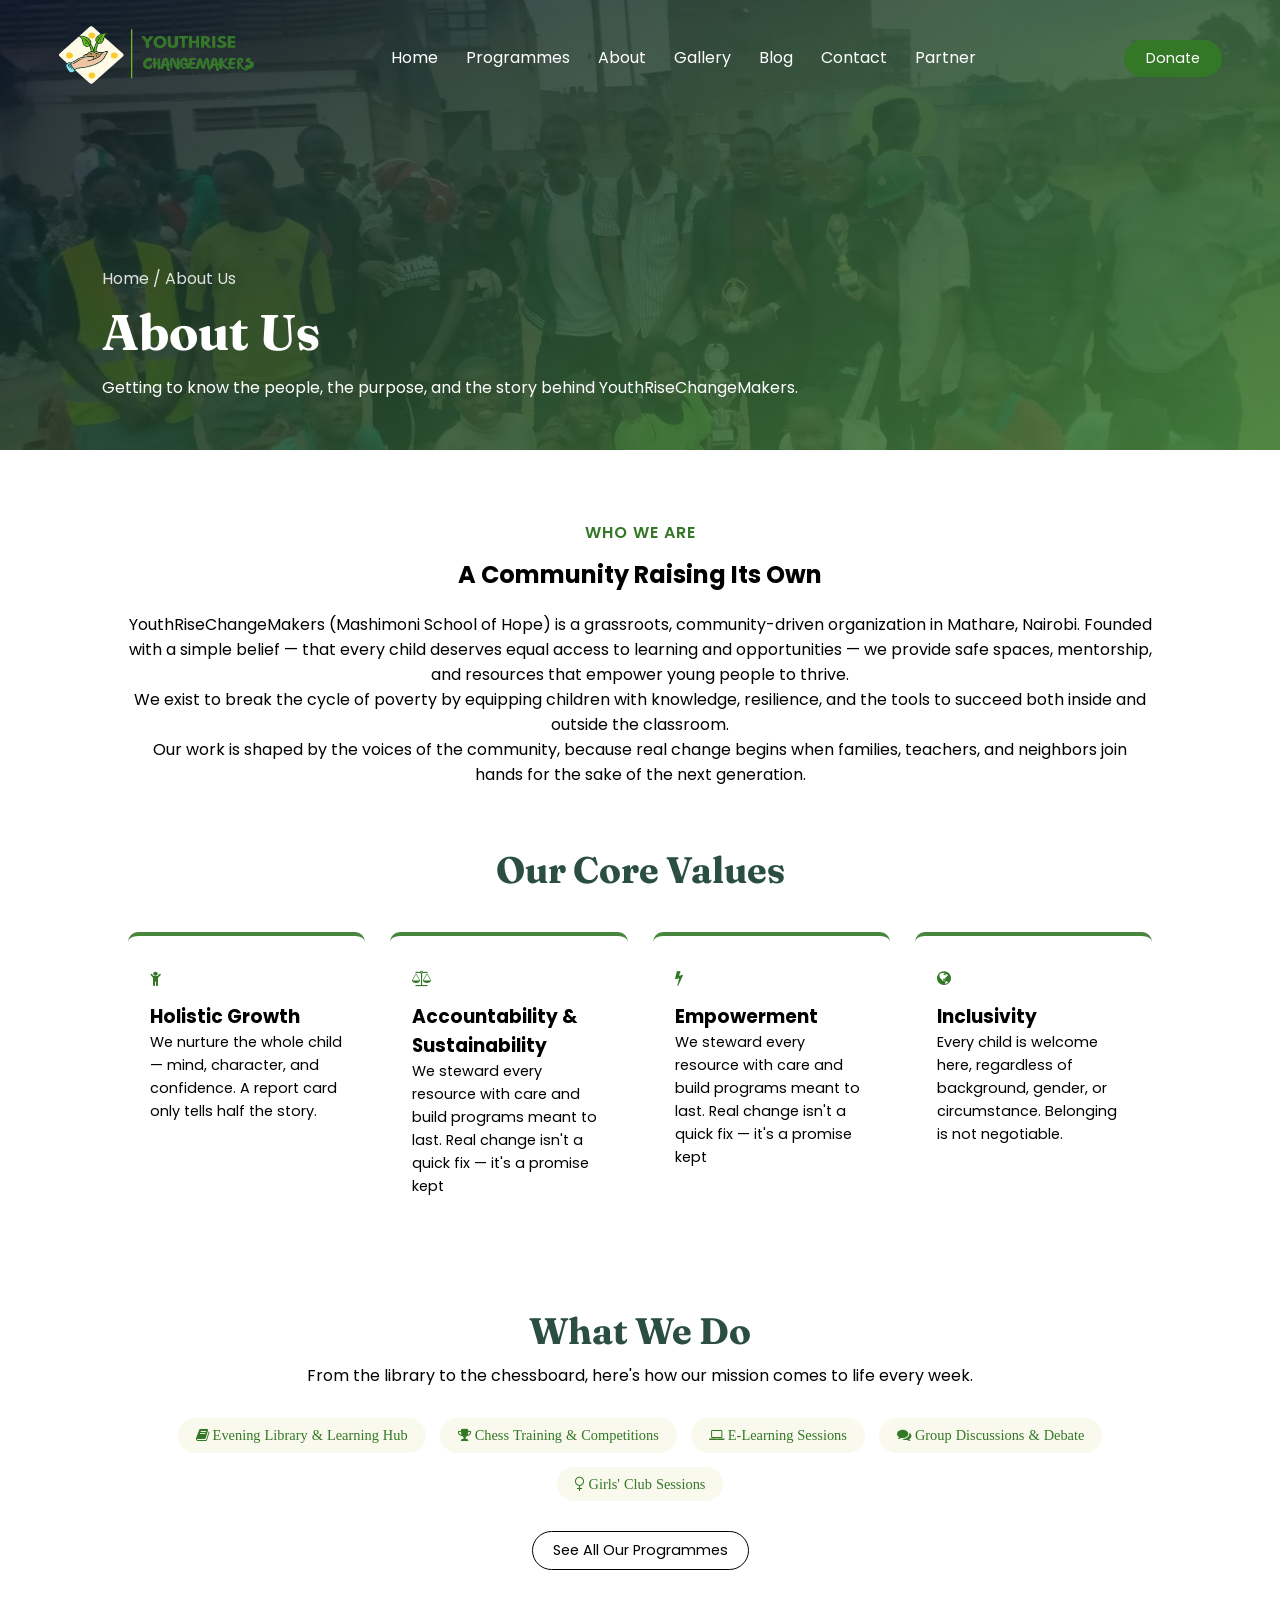
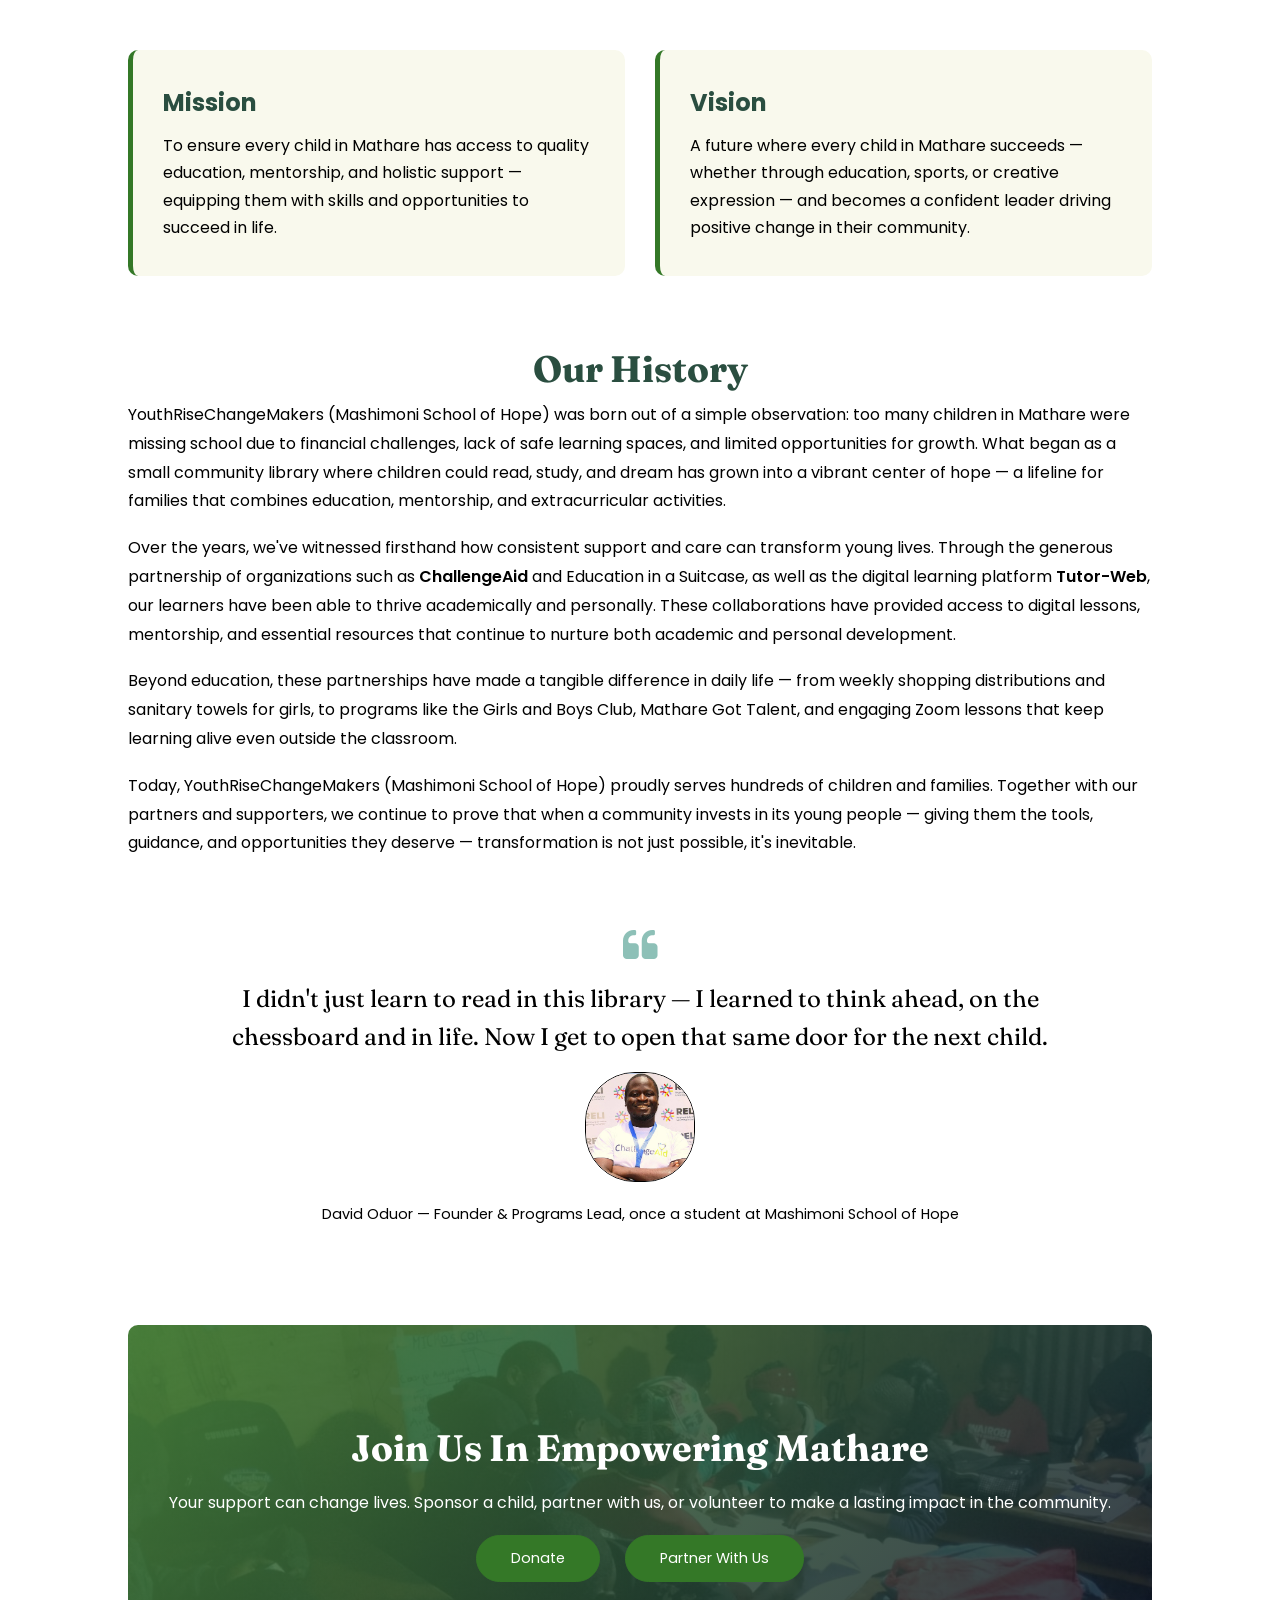
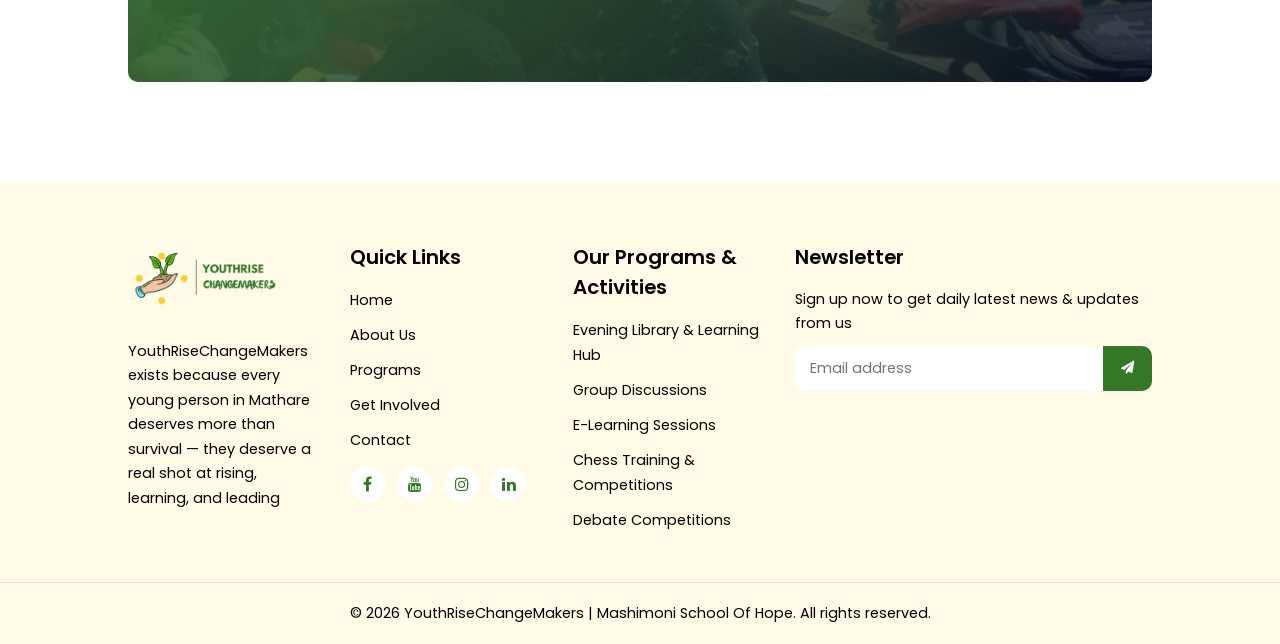
<file: about.html>
<!doctype html>
<html lang="en">
  <head>
    <meta charset="UTF-8" />
    <meta name="viewport" content="width=device-width, initial-scale=1.0" />
    <title>Mashimoni School Of Hope</title>

    <!-------------Linking CSS Styles ----------->
    <link rel="stylesheet" href="styles.css" />

    <!------------Linking Google Fonts  ------------->
    <link rel="preconnect" href="https://fonts.googleapis.com" />
    <link rel="preconnect" href="https://fonts.gstatic.com" crossorigin />
    <link
      href="https://fonts.googleapis.com/css2?family=Miniver&family=Poppins:ital,wght@0,100;0,200;0,300;0,400;0,500;0,600;0,700;1,400&display=swap"
      rel="stylesheet"
    />

    <!---------- Linking Font Awesome Styles ------------>
    <link
      rel="stylesheet"
      href="https://stackpath.bootstrapcdn.com/font-awesome/4.7.0/css/font-awesome.min.css"
    />

    <!---------- Linking Website Icon ------------>
    <link
      rel="icon"
      type="image/png"
      href="images/Mashimoni-Favicon-Icon-v1-removebg-preview.png"
      alt="YouthRiseChangeMakers Favicon Icon"
    />
  </head>

  <body class="programmes-page">
    <main>
      <section class="header">
        <section class="programmes-banner about-banner">
          <nav>
            <a href="index.html"
              ><img
                src="images/YouthRiseChangemakers-Logo-v2.png"
                alt="YouthRiseChange Makers Logo Icon"
                class="logo-icon"
            /></a>

            <div class="nav-links" id="navLinks">
              <i
                class="fa fa-times"
                aria-hidden="true"
                onclick="hideMenu()"
              ></i>
              <ul>
                <li><a href="index.html">Home</a></li>
                <li><a href="our-programmes.html">Programmes</a></li>
                <li><a href="about.html">About</a></li>
                <li><a href="gallery.html">Gallery</a></li>
                <li><a href="blog.html">Blog</a></li>
                <li><a href="contact-us.html">Contact</a></li>
                <li><a href="partner.html">Partner</a></li>
                <li class="nav-mobile-donate">
                  <a href="donate.html">Donate</a>
                </li>
              </ul>
            </div>
            <a href="donate.html" class="nav-donate-btn">Donate</a>
            <i class="fa fa-bars" aria-hidden="true" onclick="showMenu()"></i>
          </nav>

          <div class="overlay" id="overlay" onclick="hideMenu()"></div>

          <div class="banner-content">
            <p class="breadcrumb"><a href="index.html">Home</a> / About Us</p>
            <h1>About Us</h1>
            <p>
              Getting to know the people, the purpose, and the story behind
              YouthRiseChangeMakers.
            </p>
          </div>
        </section>
      </section>

      <!------- WHO WE ARE ------->
      <section class="about-intro-section">
        <span class="section-eyebrow fade-up">Who We Are</span>
        <h2 class="fade-up">A Community Raising Its Own</h2>
        <p class="fade-up">
          YouthRiseChangeMakers (Mashimoni School of Hope) is a grassroots,
          community-driven organization in Mathare, Nairobi. Founded with a
          simple belief — that every child deserves equal access to learning and
          opportunities — we provide safe spaces, mentorship, and resources that
          empower young people to thrive.
        </p>
        <p class="fade-up">
          We exist to break the cycle of poverty by equipping children with
          knowledge, resilience, and the tools to succeed both inside and
          outside the classroom.
        </p>
        <p class="fade-up">
          Our work is shaped by the voices of the community, because real change
          begins when families, teachers, and neighbors join hands for the sake
          of the next generation.
        </p>
      </section>

      <!------- CORE VALUES ------->
      <section class="core-values-section">
        <h2 class="fade-up">Our Core Values</h2>

        <div class="core-values-grid">
          <div class="value-card fade-up">
            <i class="fa fa-child value-icon" aria-hidden="true"></i>
            <h3>Holistic Growth</h3>
            <p>
              We nurture the whole child — mind, character, and confidence. A
              report card only tells half the story.
            </p>
          </div>

          <div class="value-card fade-up">
            <i class="fa fa-balance-scale value-icon" aria-hidden="true"></i>
            <h3>Accountability & Sustainability</h3>
            <p>
              We steward every resource with care and build programs meant to
              last. Real change isn't a quick fix — it's a promise kept
            </p>
          </div>

          <div class="value-card fade-up">
            <i class="fa fa-bolt value-icon" aria-hidden="true"></i>
            <h3>Empowerment</h3>
            <p>
              We steward every resource with care and build programs meant to
              last. Real change isn't a quick fix — it's a promise kept
            </p>
          </div>

          <div class="value-card fade-up">
            <i class="fa fa-globe value-icon" aria-hidden="true"></i>
            <h3>Inclusivity</h3>
            <p>
              Every child is welcome here, regardless of background, gender, or
              circumstance. Belonging is not negotiable.
            </p>
          </div>
        </div>
      </section>

      <!------- WHO WE DO ------->
      <section class="what-we-do-section">
        <h2 class="fade-up">What We Do</h2>
        <p class="fade-up">
          From the library to the chessboard, here's how our mission comes to
          life every week.
        </p>

        <div class="what-we-do-grid fade-up">
          <span class="wwd-tag">
            <i class="fa fa-book" aria-hidden="true">
              Evening Library & Learning Hub</i
            >
          </span>
          <span class="wwd-tag">
            <i class="fa fa-trophy" aria-hidden="true">
              Chess Training & Competitions</i
            >
          </span>
          <span class="wwd-tag">
            <i class="fa fa-laptop" aria-hidden="true"> E-Learning Sessions</i>
          </span>
          <span class="wwd-tag">
            <i class="fa fa-comments" aria-hidden="true">
              Group Discussions & Debate</i
            >
          </span>
          <span class="wwd-tag">
            <i class="fa fa-venus" aria-hidden="true"> Girls' Club Sessions</i>
          </span>
        </div>

        <a href="our-programmes.html" class="read-more-btn wwd-link"
          >See All Our Programmes</a
        >
      </section>

      <!------- MISSION & VISION ------->
      <section class="mission-vision-section">
        <div class="mv-grid">
          <div class="mv-card mv-mission fade-up">
            <h3>Mission</h3>
            <p>
              To ensure every child in Mathare has access to quality education,
              mentorship, and holistic support — equipping them with skills and
              opportunities to succeed in life.
            </p>
          </div>

          <div class="mv-card mv-vision fade-up">
            <h3>Vision</h3>
            <p>
              A future where every child in Mathare succeeds — whether through
              education, sports, or creative expression — and becomes a
              confident leader driving positive change in their community.
            </p>
          </div>
        </div>
      </section>

      <!------- OUR HISTORY ------->
      <section class="about-history-section">
        <h2 class="fade-up">Our History</h2>
        <p class="fade-up">
          YouthRiseChangeMakers (Mashimoni School of Hope) was born out of a
          simple observation: too many children in Mathare were missing school
          due to financial challenges, lack of safe learning spaces, and limited
          opportunities for growth. What began as a small community library
          where children could read, study, and dream has grown into a vibrant
          center of hope — a lifeline for families that combines education,
          mentorship, and extracurricular activities.
        </p>
        <p class="fade-up">
          Over the years, we've witnessed firsthand how consistent support and
          care can transform young lives. Through the generous partnership of
          organizations such as
          <a href="https://www.challengeaid.org/" target="_blank"
            >ChallengeAid</a
          >
          and Education in a Suitcase, as well as the digital learning platform
          <a href="https://tutor-web.net/" target="_blank">Tutor-Web</a>, our
          learners have been able to thrive academically and personally. These
          collaborations have provided access to digital lessons, mentorship,
          and essential resources that continue to nurture both academic and
          personal development.
        </p>
        <p class="fade-up">
          Beyond education, these partnerships have made a tangible difference
          in daily life — from weekly shopping distributions and sanitary towels
          for girls, to programs like the Girls and Boys Club, Mathare Got
          Talent, and engaging Zoom lessons that keep learning alive even
          outside the classroom.
        </p>
        <p class="fade-up">
          Today, YouthRiseChangeMakers (Mashimoni School of Hope) proudly serves
          hundreds of children and families. Together with our partners and
          supporters, we continue to prove that when a community invests in its
          young people — giving them the tools, guidance, and opportunities they
          deserve — transformation is not just possible, it's inevitable.
        </p>
      </section>

      <!------- Testimonial Section ------->
      <section class="testimonial-section">
        <i class="fa fa-quote-left" aria-hidden="true"></i>
        <p class="testimonial-quote fade-up">
          I didn't just learn to read in this library — I learned to think
          ahead, on the chessboard and in life. Now I get to open that same door
          for the next child.
        </p>
        <img
          src="images/david-oduor.jpg"
          alt="David Oduor"
          class="testimonial-photo"
        />

        <p class="testimonial-author fade-up">
          David Oduor — Founder & Programs Lead, once a student at Mashimoni
          School of Hope
        </p>
      </section>

      <!---------CTA Section------->
      <section class="cta-section">
        <h1 class="fade-up">Join Us In Empowering Mathare</h1>
        <p class="fade-up">
          Your support can change lives. Sponsor a child, partner with us, or
          volunteer to make a lasting impact in the community.
        </p>

        <div class="cta-buttons fade-up">
          <a href="donate.html" class="hero-btn cta-btn">Donate</a>
          <a href="partner.html" class="hero-btn cta-btn">Partner With Us</a>
        </div>
      </section>

      <!---------Footer Section------->
      <section class="footer">
        <div class="footer-row">
          <div class="footer-col">
            <img
              src="images/YouthRiseChangemakers-Logo.png"
              alt="YouthRiseChangeMakers Logo"
              class="footer-logo"
            />
            <p>
              YouthRiseChangeMakers exists because every young person in Mathare
              deserves more than survival — they deserve a real shot at rising,
              learning, and leading
            </p>
          </div>

          <div class="footer-col">
            <h2>Quick Links</h2>
            <ul>
              <li><a href="index.html">Home</a></li>
              <li><a href="about.html">About Us</a></li>
              <li><a href="our-programmes.html">Programs</a></li>
              <li><a href="partner.html">Get Involved</a></li>
              <li><a href="contact-us.html">Contact</a></li>
            </ul>

            <div class="footer-icons">
              <a
                href="https://www.facebook.com/groups/720879072797440"
                target="_blank"
                ><i class="fa fa-facebook" aria-hidden="true"></i
              ></a>
              <a href="https://www.youtube.com/@mashimonischoolofhope"
                ><i class="fa fa-youtube" aria-hidden="true"></i
              ></a>
              <a href="https://www.instagram.com/mashimonischoolofhope/"
                ><i class="fa fa-instagram" aria-hidden="true"></i
              ></a>
              <a href="https://www.linkedin.com/in/youthrisechangemakers/"
                ><i class="fa fa-linkedin" aria-hidden="true"></i
              ></a>
            </div>
          </div>

          <div class="footer-col">
            <h2>Our Programs & Activities</h2>
            <ul>
              <li>
                <a href="our-programmes.html">Evening Library & Learning Hub</a>
              </li>
              <li><a href="our-programmes.html">Group Discussions</a></li>
              <li><a href="our-programmes.html">E-Learning Sessions</a></li>
              <li>
                <a href="our-programmes.html">Chess Training & Competitions</a>
              </li>
              <li><a href="our-programmes.html">Debate Competitions</a></li>
            </ul>
          </div>

          <div class="footer-col">
            <h2>Newsletter</h2>
            <p>Sign up now to get daily latest news & updates from us</p>
            <form action="#" method="POST" class="newsletter-form">
              <input
                type="email"
                name="email"
                placeholder="Email address"
                required
              />
              <button class="submit">
                <i class="fa fa-paper-plane" aria-hidden="true"></i>
              </button>
            </form>
          </div>
        </div>

        <div class="footer-bottom">
          <p>
            &copy; <span id="currentYear"></span> YouthRiseChangeMakers |
            Mashimoni School Of Hope. All rights reserved.
          </p>
        </div>
      </section>

      <!---------Blank Section------->
      <!--   <section class="blank-section">
  </section> -->

      <!---------Linking Script File------->
      <script src="script.js"></script>
    </main>
  </body>
</html>
</file>
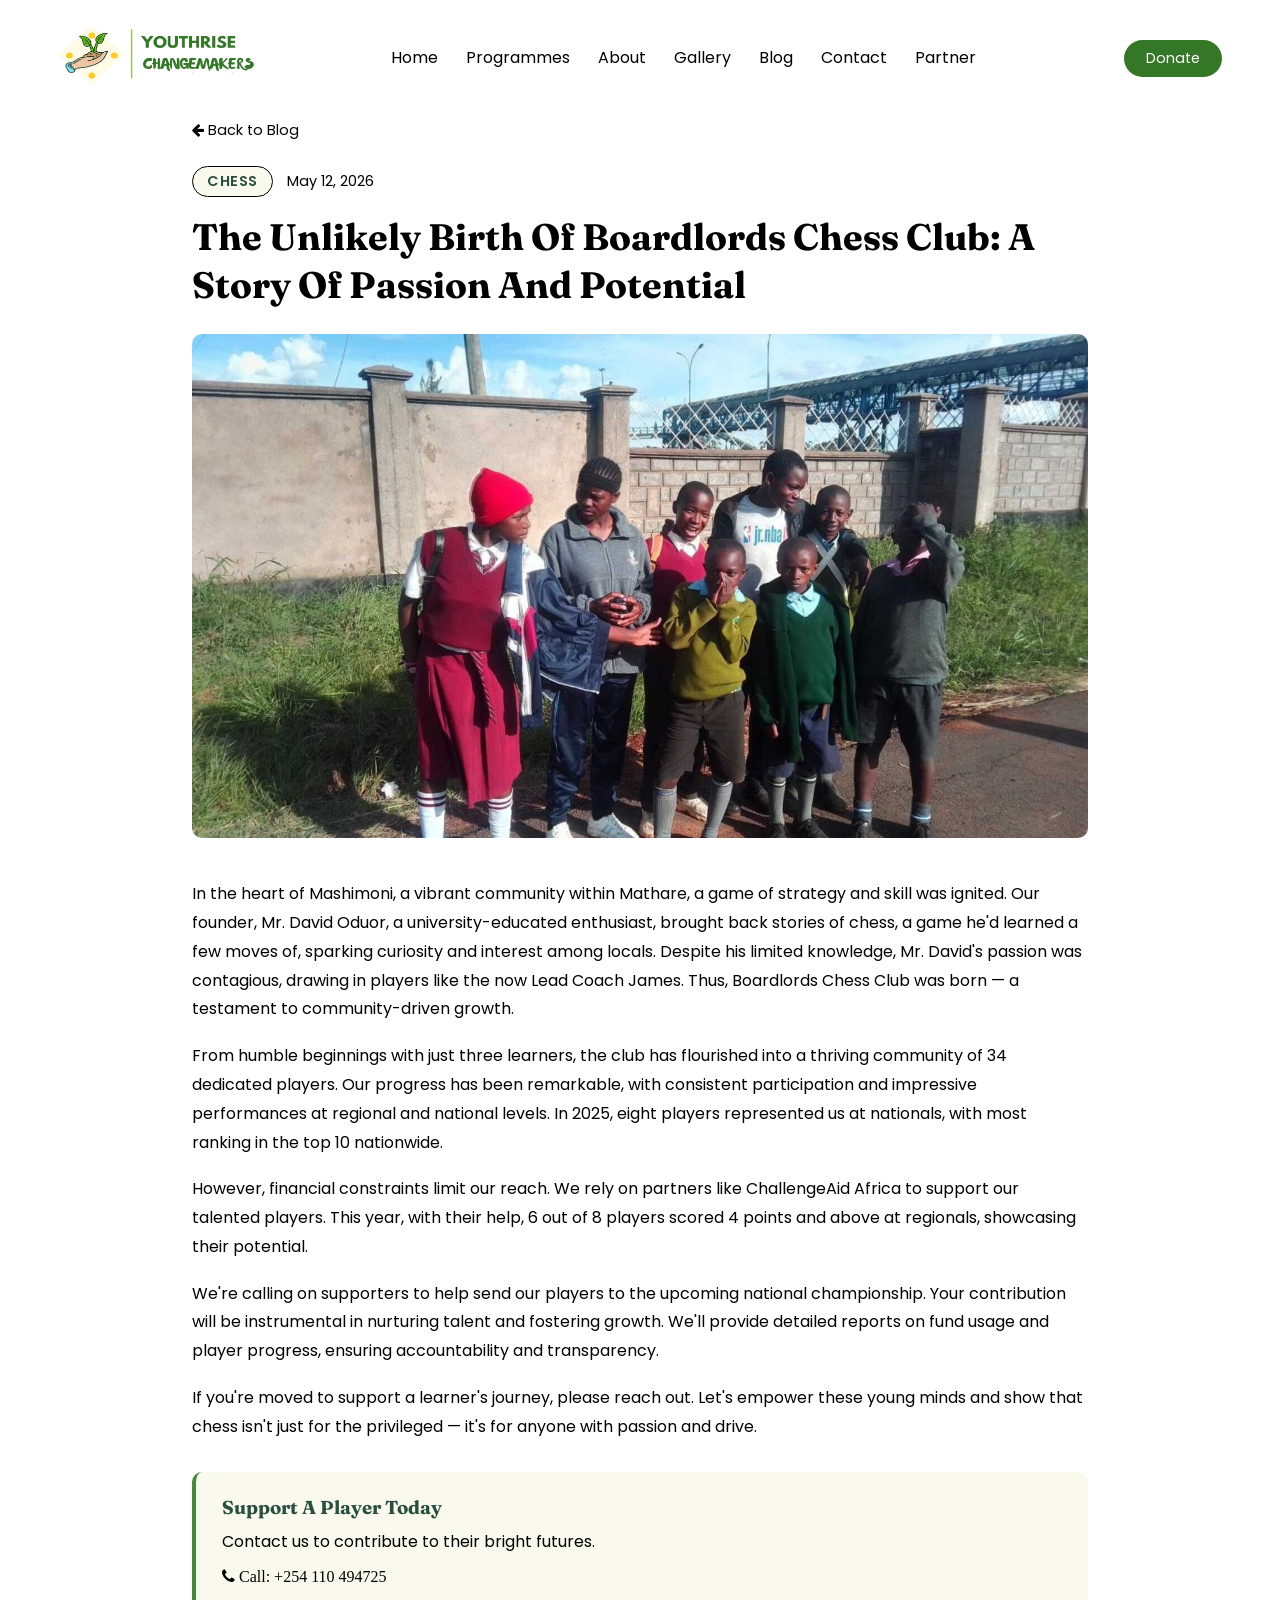
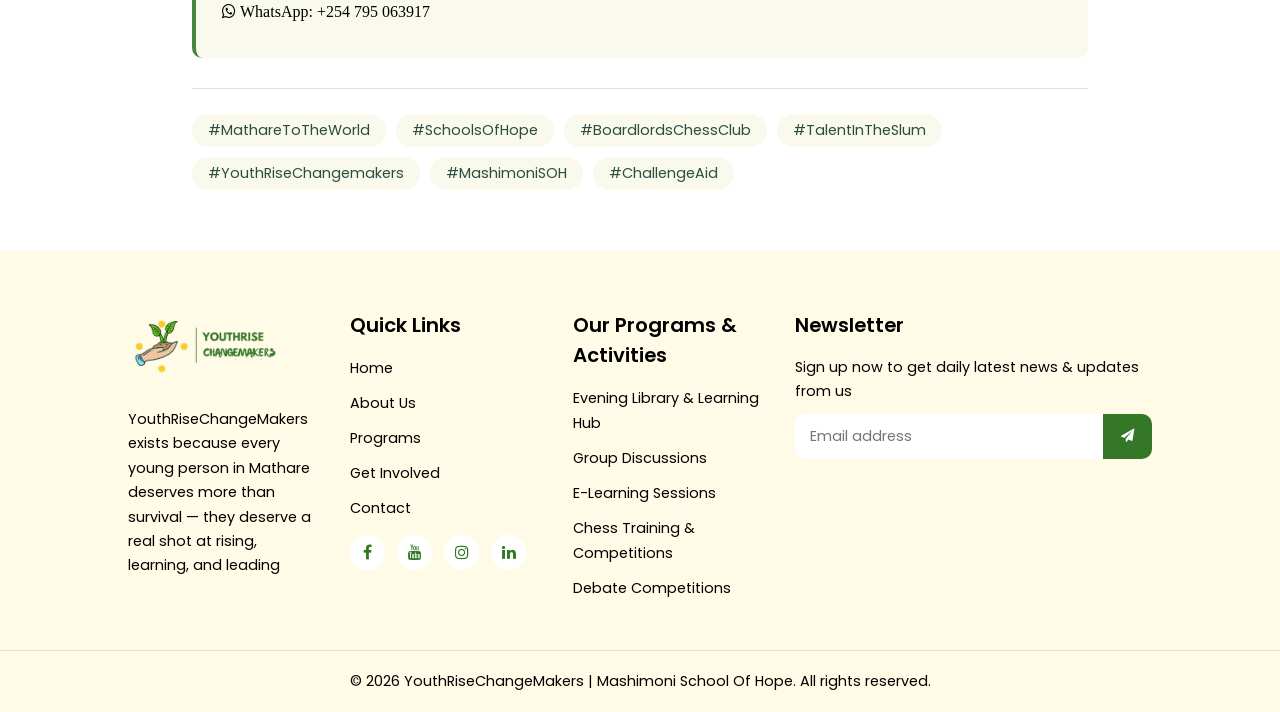
<file: blog-boardlords-chess-fundraiser.html>
<!doctype html>
<html lang="en">
  <head>
    <meta charset="UTF-8" />
    <meta name="viewport" content="width=device-width, initial-scale=1.0" />
    <title>Mashimoni School Of Hope</title>

    <!-------------Linking CSS Styles ----------->
    <link rel="stylesheet" href="styles.css" />

    <!------------Linking Google Fonts  ------------->
    <link rel="preconnect" href="https://fonts.googleapis.com" />
    <link rel="preconnect" href="https://fonts.gstatic.com" crossorigin />
    <link
      href="https://fonts.googleapis.com/css2?family=Miniver&family=Poppins:ital,wght@0,100;0,200;0,300;0,400;0,500;0,600;0,700;1,400&display=swap"
      rel="stylesheet"
    />

    <!---------- Linking Font Awesome Styles ------------>
    <link
      rel="stylesheet"
      href="https://stackpath.bootstrapcdn.com/font-awesome/4.7.0/css/font-awesome.min.css"
    />

    <!---------- Linking Website Icon ------------>
    <link
      rel="icon"
      type="image/png"
      href="images/Mashimoni-Favicon-Icon-v1-removebg-preview.png"
      alt="YouthRiseChangeMakers Favicon Icon"
    />
  </head>

  <body>
    <main>
      <section class="header">
        <section class="about-banner blog-banner">
          <nav>
            <a href="index.html"
              ><img
                src="images/YouthRiseChangemakers-Logo-v2.png"
                alt="YouthRiseChange Makers Logo Icon"
                class="logo-icon"
            /></a>

            <div class="nav-links" id="navLinks">
              <i
                class="fa fa-times"
                aria-hidden="true"
                onclick="hideMenu()"
              ></i>
              <ul>
                <li><a href="index.html">Home</a></li>
                <li><a href="our-programmes.html">Programmes</a></li>
                <li><a href="about.html">About</a></li>
                <li><a href="gallery.html">Gallery</a></li>
                <li><a href="blog.html">Blog</a></li>
                <li><a href="contact-us.html">Contact</a></li>
                <li><a href="partner.html">Partner</a></li>
                <li class="nav-mobile-donate">
                  <a href="donate.html">Donate</a>
                </li>
              </ul>
            </div>
            <a href="donate.html" class="nav-donate-btn">Donate</a>
            <i class="fa fa-bars" aria-hidden="true" onclick="showMenu()"></i>
          </nav>

          <div class="overlay" id="overlay" onclick="hideMenu()"></div>
        </section>
      </section>

      <!------- ARTICLE ------->
      <section class="blog-article-section">
        <a href="blog.html" class="blog-back-link"
          ><i class="fa fa-arrow-left" aria-hidden="true"></i> Back to Blog</a
        >

        <div class="blog-article-meta">
          <span class="blog-card-category">Chess</span>
          <span class="blog-card-date">May 12, 2026</span>
        </div>

        <h1>
          The Unlikely Birth Of Boardlords Chess Club: A Story Of Passion And
          Potential
        </h1>

        <img
          src="images/board-lords-chess-club-team.jpg"
          alt="Boardlords Chess Club players training"
          class="blog-article-hero-image"
        />

        <div class="blog-article-body">
          <p>
            In the heart of Mashimoni, a vibrant community within Mathare, a
            game of strategy and skill was ignited. Our founder, Mr. David
            Oduor, a university-educated enthusiast, brought back stories of
            chess, a game he'd learned a few moves of, sparking curiosity and
            interest among locals. Despite his limited knowledge, Mr. David's
            passion was contagious, drawing in players like the now Lead Coach
            James. Thus, Boardlords Chess Club was born — a testament to
            community-driven growth.
          </p>
          <p>
            From humble beginnings with just three learners, the club has
            flourished into a thriving community of 34 dedicated players. Our
            progress has been remarkable, with consistent participation and
            impressive performances at regional and national levels. In 2025,
            eight players represented us at nationals, with most ranking in the
            top 10 nationwide.
          </p>
          <p>
            However, financial constraints limit our reach. We rely on partners
            like ChallengeAid Africa to support our talented players. This year,
            with their help, 6 out of 8 players scored 4 points and above at
            regionals, showcasing their potential.
          </p>
          <p>
            We're calling on supporters to help send our players to the upcoming
            national championship. Your contribution will be instrumental in
            nurturing talent and fostering growth. We'll provide detailed
            reports on fund usage and player progress, ensuring accountability
            and transparency.
          </p>
          <p>
            If you're moved to support a learner's journey, please reach out.
            Let's empower these young minds and show that chess isn't just for
            the privileged — it's for anyone with passion and drive.
          </p>
        </div>

        <div class="blog-contact-callout">
          <h3>Support A Player Today</h3>
          <p>Contact us to contribute to their bright futures.</p>
          <p>
            <i class="fa fa-phone" aria-hidden="true"> Call: +254 110 494725</i>
          </p>
          <p>
            <i class="fa fa-whatsapp" aria-hidden="true">
              WhatsApp: +254 795 063917</i
            >
          </p>
        </div>

        <div class="blog-article-tags">
          <span class="blog-tag">#MathareToTheWorld</span>
          <span class="blog-tag">#SchoolsOfHope</span>
          <span class="blog-tag">#BoardlordsChessClub</span>
          <span class="blog-tag">#TalentInTheSlum</span>
          <span class="blog-tag">#YouthRiseChangemakers</span>
          <span class="blog-tag">#MashimoniSOH</span>
          <span class="blog-tag">#ChallengeAid</span>
        </div>
      </section>

      <!---------Footer Section------->
      <section class="footer">
        <div class="footer-row">
          <div class="footer-col">
            <img
              src="images/YouthRiseChangemakers-Logo.png"
              alt="YouthRiseChangeMakers Logo"
              class="footer-logo"
            />
            <p>
              YouthRiseChangeMakers exists because every young person in Mathare
              deserves more than survival — they deserve a real shot at rising,
              learning, and leading
            </p>
          </div>

          <div class="footer-col">
            <h2>Quick Links</h2>
            <ul>
              <li><a href="index.html">Home</a></li>
              <li><a href="about.html">About Us</a></li>
              <li><a href="our-programmes.html">Programs</a></li>
              <li><a href="partner.html">Get Involved</a></li>
              <li><a href="contact-us.html">Contact</a></li>
            </ul>

            <div class="footer-icons">
              <a
                href="https://www.facebook.com/groups/720879072797440"
                target="_blank"
                ><i class="fa fa-facebook" aria-hidden="true"></i
              ></a>
              <a href="https://www.youtube.com/@mashimonischoolofhope"
                ><i class="fa fa-youtube" aria-hidden="true"></i
              ></a>
              <a href="https://www.instagram.com/mashimonischoolofhope/"
                ><i class="fa fa-instagram" aria-hidden="true"></i
              ></a>
              <a href="https://www.linkedin.com/in/youthrisechangemakers/"
                ><i class="fa fa-linkedin" aria-hidden="true"></i
              ></a>
            </div>
          </div>

          <div class="footer-col">
            <h2>Our Programs & Activities</h2>
            <ul>
              <li>
                <a href="our-programmes.html">Evening Library & Learning Hub</a>
              </li>
              <li><a href="our-programmes.html">Group Discussions</a></li>
              <li><a href="our-programmes.html">E-Learning Sessions</a></li>
              <li>
                <a href="our-programmes.html">Chess Training & Competitions</a>
              </li>
              <li><a href="our-programmes.html">Debate Competitions</a></li>
            </ul>
          </div>

          <div class="footer-col">
            <h2>Newsletter</h2>
            <p>Sign up now to get daily latest news & updates from us</p>
            <form action="#" method="POST" class="newsletter-form">
              <input
                type="email"
                name="email"
                placeholder="Email address"
                required
              />
              <button class="submit">
                <i class="fa fa-paper-plane" aria-hidden="true"></i>
              </button>
            </form>
          </div>
        </div>

        <div class="footer-bottom">
          <p>
            &copy; <span id="currentYear"></span> YouthRiseChangeMakers |
            Mashimoni School Of Hope. All rights reserved.
          </p>
        </div>
      </section>

      <!---------Linking Script File------->
      <script src="script.js"></script>
    </main>
  </body>
</html>
</file>
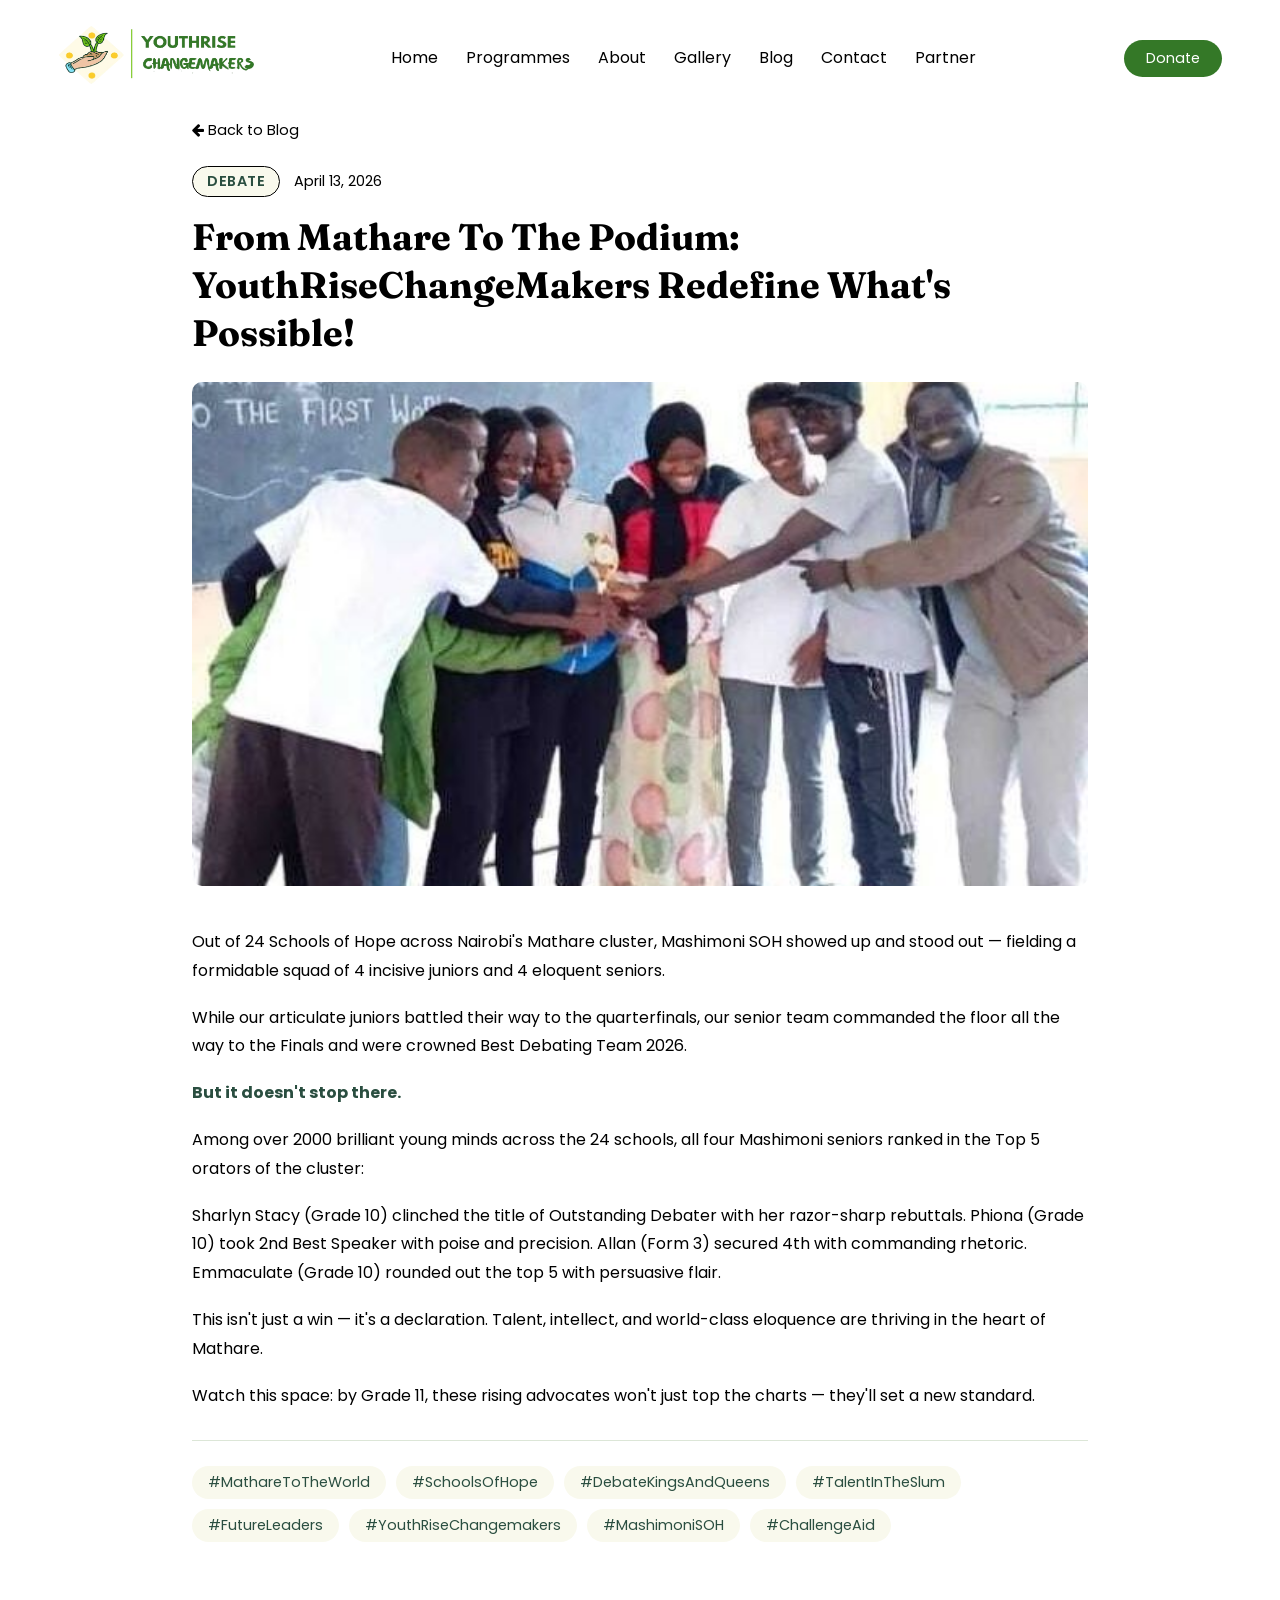
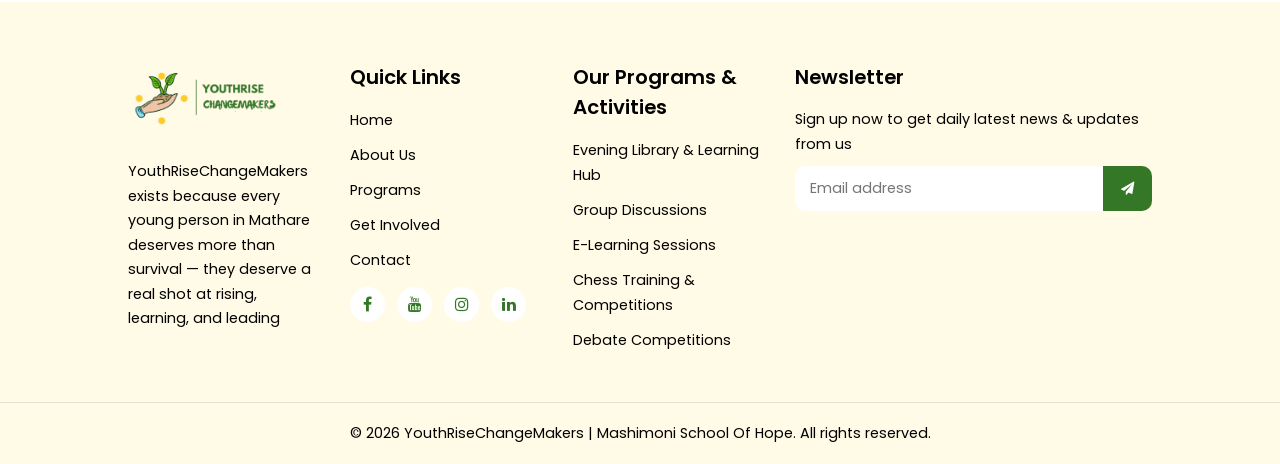
<file: blog-debate-mathare-podium.html>
<!doctype html>
<html lang="en">
  <head>
    <meta charset="UTF-8" />
    <meta name="viewport" content="width=device-width, initial-scale=1.0" />
    <title>Mashimoni School Of Hope</title>

    <!-------------Linking CSS Styles ----------->
    <link rel="stylesheet" href="styles.css" />

    <!------------Linking Google Fonts  ------------->
    <link rel="preconnect" href="https://fonts.googleapis.com" />
    <link rel="preconnect" href="https://fonts.gstatic.com" crossorigin />
    <link
      href="https://fonts.googleapis.com/css2?family=Miniver&family=Poppins:ital,wght@0,100;0,200;0,300;0,400;0,500;0,600;0,700;1,400&display=swap"
      rel="stylesheet"
    />

    <!---------- Linking Font Awesome Styles ------------>
    <link
      rel="stylesheet"
      href="https://stackpath.bootstrapcdn.com/font-awesome/4.7.0/css/font-awesome.min.css"
    />

    <!---------- Linking Website Icon ------------>
    <link
      rel="icon"
      type="image/png"
      href="images/Mashimoni-Favicon-Icon-v1-removebg-preview.png"
      alt="YouthRiseChangeMakers Favicon Icon"
    />
  </head>

  <body>
    <main>
      <section class="header">
        <section class="about-banner blog-banner">
          <nav>
            <a href="index.html"
              ><img
                src="images/YouthRiseChangemakers-Logo-v2.png"
                alt="YouthRiseChange Makers Logo Icon"
                class="logo-icon"
            /></a>

            <div class="nav-links" id="navLinks">
              <i
                class="fa fa-times"
                aria-hidden="true"
                onclick="hideMenu()"
              ></i>
              <ul>
                <li><a href="index.html">Home</a></li>
                <li><a href="our-programmes.html">Programmes</a></li>
                <li><a href="about.html">About</a></li>
                <li><a href="gallery.html">Gallery</a></li>
                <li><a href="blog.html">Blog</a></li>
                <li><a href="contact-us.html">Contact</a></li>
                <li><a href="partner.html">Partner</a></li>
                <li class="nav-mobile-donate">
                  <a href="donate.html">Donate</a>
                </li>
              </ul>
            </div>
            <a href="donate.html" class="nav-donate-btn">Donate</a>
            <i class="fa fa-bars" aria-hidden="true" onclick="showMenu()"></i>
          </nav>

          <div class="overlay" id="overlay" onclick="hideMenu()"></div>
        </section>
      </section>

      <!------- ARTICLE ------->
      <section class="blog-article-section">
        <a href="blog.html" class="blog-back-link"
          ><i class="fa fa-arrow-left" aria-hidden="true"></i> Back to Blog</a
        >

        <div class="blog-article-meta">
          <span class="blog-card-category">Debate</span>
          <span class="blog-card-date">April 13, 2026</span>
        </div>

        <h1>
          From Mathare To The Podium: YouthRiseChangeMakers Redefine What's
          Possible!
        </h1>

        <img
          src="images/debate-competitons-last.jpg"
          alt="Mashimoni SOH senior debate team"
          class="blog-article-hero-image"
        />

        <div class="blog-article-body">
          <p>
            Out of 24 Schools of Hope across Nairobi's Mathare cluster,
            Mashimoni SOH showed up and stood out — fielding a formidable squad
            of 4 incisive juniors and 4 eloquent seniors.
          </p>
          <p>
            While our articulate juniors battled their way to the quarterfinals,
            our senior team commanded the floor all the way to the Finals and
            were crowned Best Debating Team 2026.
          </p>

          <p><strong>But it doesn't stop there.</strong></p>
          <p>
            Among over 2000 brilliant young minds across the 24 schools, all
            four Mashimoni seniors ranked in the Top 5 orators of the cluster:
          </p>
          <p>
            Sharlyn Stacy (Grade 10) clinched the title of Outstanding Debater
            with her razor-sharp rebuttals. Phiona (Grade 10) took 2nd Best
            Speaker with poise and precision. Allan (Form 3) secured 4th with
            commanding rhetoric. Emmaculate (Grade 10) rounded out the top 5
            with persuasive flair.
          </p>
          <p>
            This isn't just a win — it's a declaration. Talent, intellect, and
            world-class eloquence are thriving in the heart of Mathare.
          </p>
          <p>
            Watch this space: by Grade 11, these rising advocates won't just top
            the charts — they'll set a new standard.
          </p>
        </div>

        <div class="blog-article-tags">
          <span class="blog-tag">#MathareToTheWorld</span>
          <span class="blog-tag">#SchoolsOfHope</span>
          <span class="blog-tag">#DebateKingsAndQueens</span>
          <span class="blog-tag">#TalentInTheSlum</span>
          <span class="blog-tag">#FutureLeaders</span>
          <span class="blog-tag">#YouthRiseChangemakers</span>
          <span class="blog-tag">#MashimoniSOH</span>
          <span class="blog-tag">#ChallengeAid</span>
        </div>
      </section>

      <!---------Footer Section------->
      <section class="footer">
        <div class="footer-row">
          <div class="footer-col">
            <img
              src="images/YouthRiseChangemakers-Logo.png"
              alt="YouthRiseChangeMakers Logo"
              class="footer-logo"
            />
            <p>
              YouthRiseChangeMakers exists because every young person in Mathare
              deserves more than survival — they deserve a real shot at rising,
              learning, and leading
            </p>
          </div>

          <div class="footer-col">
            <h2>Quick Links</h2>
            <ul>
              <li><a href="index.html">Home</a></li>
              <li><a href="about.html">About Us</a></li>
              <li><a href="our-programmes.html">Programs</a></li>
              <li><a href="partner.html">Get Involved</a></li>
              <li><a href="contact-us.html">Contact</a></li>
            </ul>

            <div class="footer-icons">
              <a
                href="https://www.facebook.com/groups/720879072797440"
                target="_blank"
                ><i class="fa fa-facebook" aria-hidden="true"></i
              ></a>
              <a href="https://www.youtube.com/@mashimonischoolofhope"
                ><i class="fa fa-youtube" aria-hidden="true"></i
              ></a>
              <a href="https://www.instagram.com/mashimonischoolofhope/"
                ><i class="fa fa-instagram" aria-hidden="true"></i
              ></a>
              <a href="https://www.linkedin.com/in/youthrisechangemakers/"
                ><i class="fa fa-linkedin" aria-hidden="true"></i
              ></a>
            </div>
          </div>

          <div class="footer-col">
            <h2>Our Programs & Activities</h2>
            <ul>
              <li>
                <a href="our-programmes.html">Evening Library & Learning Hub</a>
              </li>
              <li><a href="our-programmes.html">Group Discussions</a></li>
              <li><a href="our-programmes.html">E-Learning Sessions</a></li>
              <li>
                <a href="our-programmes.html">Chess Training & Competitions</a>
              </li>
              <li><a href="our-programmes.html">Debate Competitions</a></li>
            </ul>
          </div>

          <div class="footer-col">
            <h2>Newsletter</h2>
            <p>Sign up now to get daily latest news & updates from us</p>
            <form action="#" method="POST" class="newsletter-form">
              <input
                type="email"
                name="email"
                placeholder="Email address"
                required
              />
              <button class="submit">
                <i class="fa fa-paper-plane" aria-hidden="true"></i>
              </button>
            </form>
          </div>
        </div>

        <div class="footer-bottom">
          <p>
            &copy; <span id="currentYear"></span> YouthRiseChangeMakers |
            Mashimoni School Of Hope. All rights reserved.
          </p>
        </div>
      </section>

      <!---------Linking Script File------->
      <script src="script.js"></script>
    </main>
  </body>
</html>
</file>
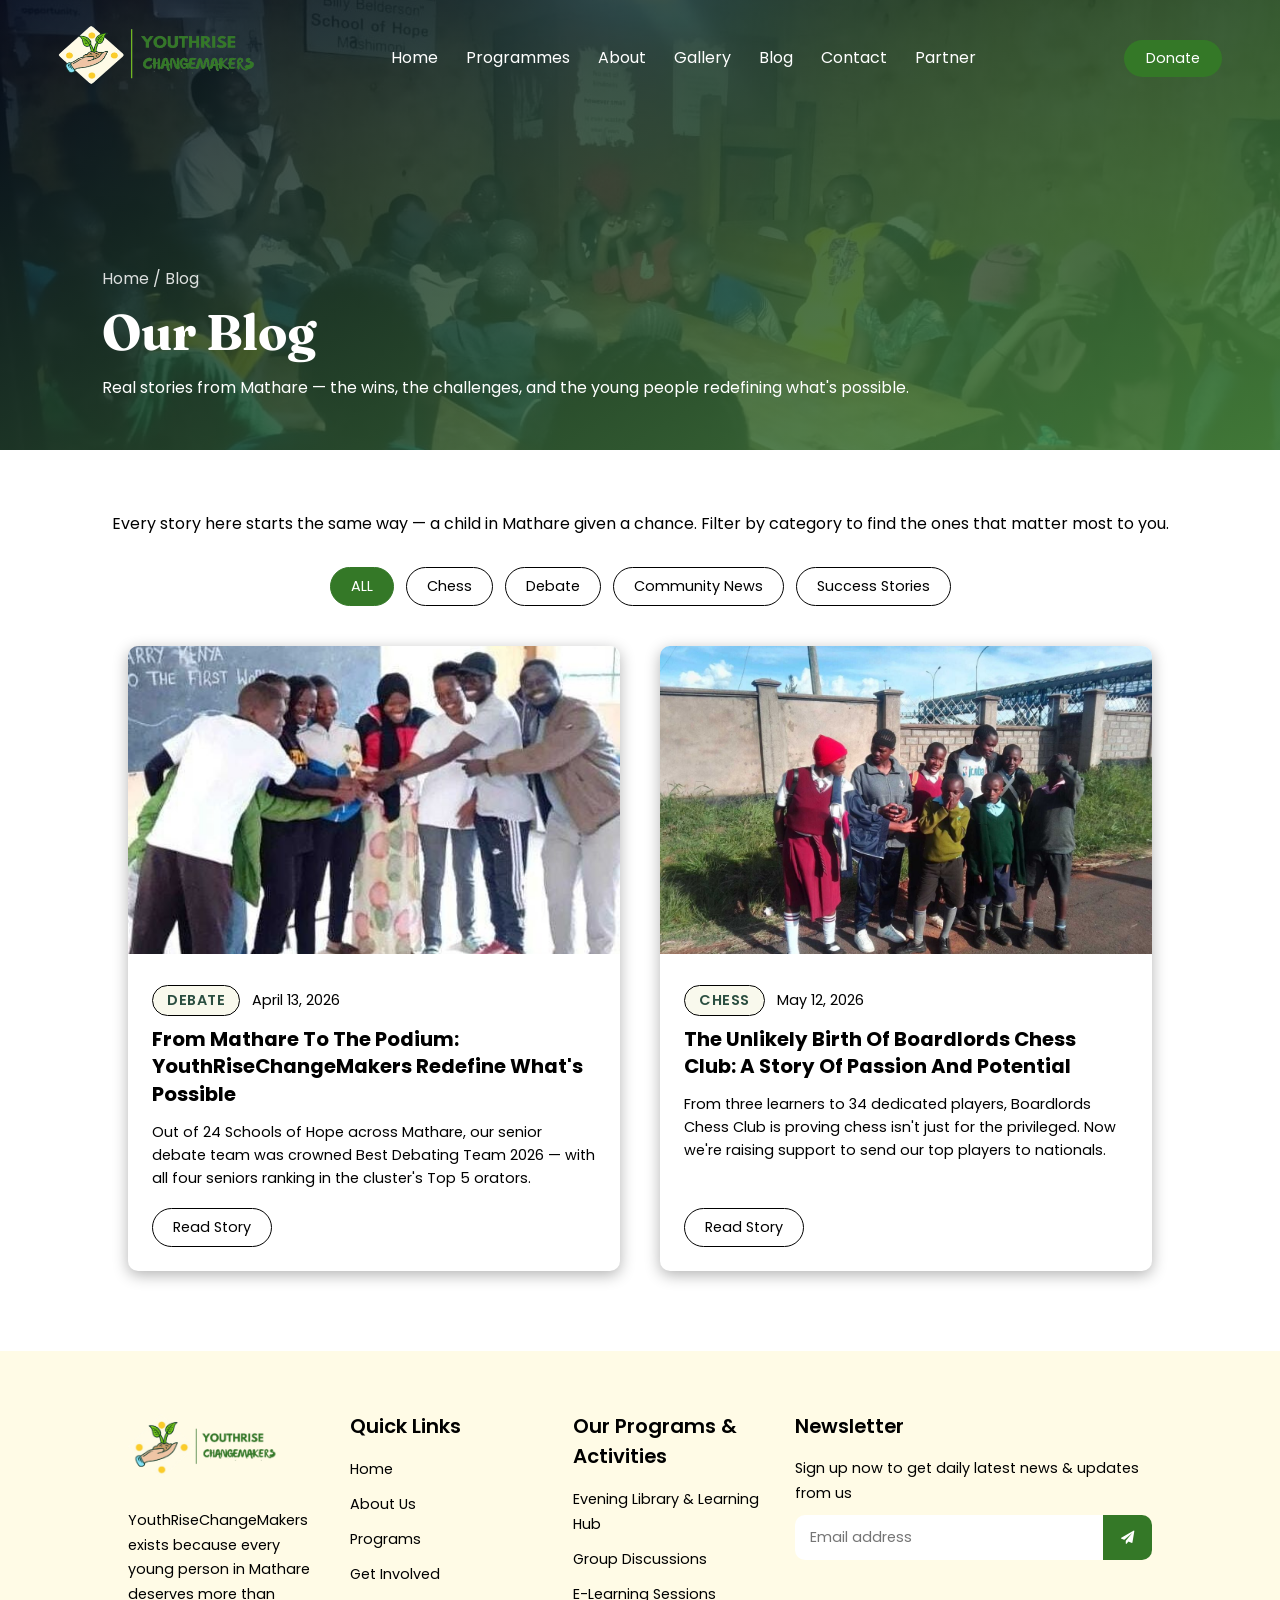
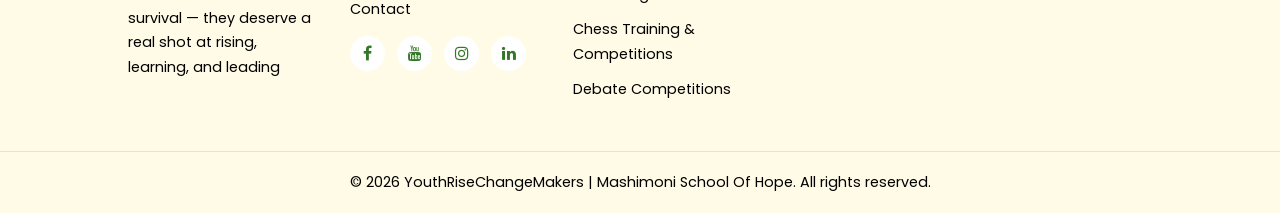
<file: blog.html>
<!doctype html>
<html lang="en">
  <head>
    <meta charset="UTF-8" />
    <meta name="viewport" content="width=device-width, initial-scale=1.0" />
    <title>Mashimoni School Of Hope</title>

    <!-------------Linking CSS Styles ----------->
    <link rel="stylesheet" href="styles.css" />

    <!------------Linking Google Fonts  ------------->
    <link rel="preconnect" href="https://fonts.googleapis.com" />
    <link rel="preconnect" href="https://fonts.gstatic.com" crossorigin />
    <link
      href="https://fonts.googleapis.com/css2?family=Miniver&family=Poppins:ital,wght@0,100;0,200;0,300;0,400;0,500;0,600;0,700;1,400&display=swap"
      rel="stylesheet"
    />

    <!---------- Linking Font Awesome Styles ------------>
    <link
      rel="stylesheet"
      href="https://stackpath.bootstrapcdn.com/font-awesome/4.7.0/css/font-awesome.min.css"
    />

    <!---------- Linking Website Icon ------------>
    <link
      rel="icon"
      type="image/png"
      href="images/Mashimoni-Favicon-Icon-v1-removebg-preview.png"
      alt="YouthRiseChangeMakers Favicon Icon"
    />
  </head>

  <body class="programmes-page">
    <main>
      <section class="header">
        <section class="programmes-banner about-banner blog-banner">
          <nav>
            <a href="index.html"
              ><img
                src="images/YouthRiseChangemakers-Logo-v2.png"
                alt="YouthRiseChange Makers Logo Icon"
                class="logo-icon"
            /></a>

            <div class="nav-links" id="navLinks">
              <i
                class="fa fa-times"
                aria-hidden="true"
                onclick="hideMenu()"
              ></i>
              <ul>
                <li><a href="index.html">Home</a></li>
                <li><a href="our-programmes.html">Programmes</a></li>
                <li><a href="about.html">About</a></li>
                <li><a href="gallery.html">Gallery</a></li>
                <li><a href="blog.html">Blog</a></li>
                <li><a href="contact-us.html">Contact</a></li>
                <li><a href="partner.html">Partner</a></li>
                <li class="nav-mobile-donate">
                  <a href="donate.html">Donate</a>
                </li>
              </ul>
            </div>
            <a href="donate.html" class="nav-donate-btn">Donate</a>
            <i class="fa fa-bars" aria-hidden="true" onclick="showMenu()"></i>
          </nav>

          <div class="overlay" id="overlay" onclick="hideMenu()"></div>

          <div class="banner-content">
            <p class="breadcrumb"><a href="index.html">Home</a> / Blog</p>
            <h1>Our Blog</h1>
            <p>
              Real stories from Mathare — the wins, the challenges, and the
              young people redefining what's possible.
            </p>
          </div>
        </section>
      </section>

      <!------- FILTER TAGS ------->
      <section class="programme-filters-section">
        <p class="programmes-intro fade-up">
          Every story here starts the same way — a child in Mathare given a
          chance. Filter by category to find the ones that matter most to you.
        </p>

        <div class="programme-filters">
          <button class="filter-tags active" data-filter="all">ALL</button>
          <button class="filter-tags" data-filter="chess">Chess</button>
          <button class="filter-tags" data-filter="debate">Debate</button>
          <button class="filter-tags" data-filter="community-news">
            Community News
          </button>
          <button class="filter-tags" data-filter="success-stories">
            Success Stories
          </button>
        </div>
      </section>

      <!------- BLOG GRID ------->
      <section class="blog-grid">
        <!--- ARTICLE 1 --->
        <article
          class="blog-card fade-up"
          data-category="debate success-stories"
        >
          <a
            href="blog-debate-mathare-podium.html"
            class="blog-card-image-link"
          >
            <img
              src="images/debate-competitons-last.jpg"
              alt="Mashimoni SOH senior debate team"
              class="blog-card-image"
            />
          </a>

          <div class="blog-card-body">
            <div class="blog-card-meta">
              <span class="blog-card-category">Debate</span>
              <span class="blog-card-date">April 13, 2026</span>
            </div>

            <h3 class="blog-card-title">
              <a href="blog-debate-mathare-podium.html"
                >From Mathare To The Podium: YouthRiseChangeMakers Redefine
                What's Possible</a
              >
            </h3>

            <p class="blog-card-excerpt">
              Out of 24 Schools of Hope across Mathare, our senior debate team
              was crowned Best Debating Team 2026 — with all four seniors
              ranking in the cluster's Top 5 orators.
            </p>

            <a href="blog-debate-mathare-podium.html" class="read-more-btn"
              >Read Story
            </a>
          </div>
        </article>

        <!--- ARTICLE 2 --->
        <article class="blog-card fade-up" data-category="chess">
          <a
            href="blog-boardlords-chess-fundraiser.html"
            class="blog-card-image-link"
          >
            <img
              src="images/board-lords-chess-club-team.jpg"
              alt="Mashimoni SOH senior debate team"
              class="blog-card-image"
            />
          </a>

          <div class="blog-card-body">
            <div class="blog-card-meta">
              <span class="blog-card-category">Chess</span>
              <span class="blog-card-date">May 12, 2026</span>
            </div>

            <h3 class="blog-card-title">
              <a href="blog-boardlords-chess-fundraiser.html"
                >The Unlikely Birth Of Boardlords Chess Club: A Story Of Passion
                And Potential</a
              >
            </h3>

            <p class="blog-card-excerpt">
              From three learners to 34 dedicated players, Boardlords Chess Club
              is proving chess isn't just for the privileged. Now we're raising
              support to send our top players to nationals.
            </p>

            <a
              href="blog-boardlords-chess-fundraiser.html"
              class="read-more-btn"
              >Read Story
            </a>
          </div>
        </article>
      </section>

      <!---------Footer Section------->
      <section class="footer">
        <div class="footer-row">
          <div class="footer-col">
            <img
              src="images/YouthRiseChangemakers-Logo.png"
              alt="YouthRiseChangeMakers Logo"
              class="footer-logo"
            />
            <p>
              YouthRiseChangeMakers exists because every young person in Mathare
              deserves more than survival — they deserve a real shot at rising,
              learning, and leading
            </p>
          </div>

          <div class="footer-col">
            <h2>Quick Links</h2>
            <ul>
              <li><a href="index.html">Home</a></li>
              <li><a href="about.html">About Us</a></li>
              <li><a href="our-programmes.html">Programs</a></li>
              <li><a href="partner.html">Get Involved</a></li>
              <li><a href="contact-us.html">Contact</a></li>
            </ul>

            <div class="footer-icons">
              <a
                href="https://www.facebook.com/groups/720879072797440"
                target="_blank"
                ><i class="fa fa-facebook" aria-hidden="true"></i
              ></a>
              <a href="https://www.youtube.com/@mashimonischoolofhope"
                ><i class="fa fa-youtube" aria-hidden="true"></i
              ></a>
              <a href="https://www.instagram.com/mashimonischoolofhope/"
                ><i class="fa fa-instagram" aria-hidden="true"></i
              ></a>
              <a href="https://www.linkedin.com/in/youthrisechangemakers/"
                ><i class="fa fa-linkedin" aria-hidden="true"></i
              ></a>
            </div>
          </div>

          <div class="footer-col">
            <h2>Our Programs & Activities</h2>
            <ul>
              <li>
                <a href="our-programmes.html">Evening Library & Learning Hub</a>
              </li>
              <li><a href="our-programmes.html">Group Discussions</a></li>
              <li><a href="our-programmes.html">E-Learning Sessions</a></li>
              <li>
                <a href="our-programmes.html">Chess Training & Competitions</a>
              </li>
              <li><a href="our-programmes.html">Debate Competitions</a></li>
            </ul>
          </div>

          <div class="footer-col">
            <h2>Newsletter</h2>
            <p>Sign up now to get daily latest news & updates from us</p>
            <form action="#" method="POST" class="newsletter-form">
              <input
                type="email"
                name="email"
                placeholder="Email address"
                required
              />
              <button class="submit">
                <i class="fa fa-paper-plane" aria-hidden="true"></i>
              </button>
            </form>
          </div>
        </div>

        <div class="footer-bottom">
          <p>
            &copy; <span id="currentYear"></span> YouthRiseChangeMakers |
            Mashimoni School Of Hope. All rights reserved.
          </p>
        </div>
      </section>

      <!---------Linking Script File------->
      <script src="script.js"></script>
    </main>
  </body>
</html>
</file>
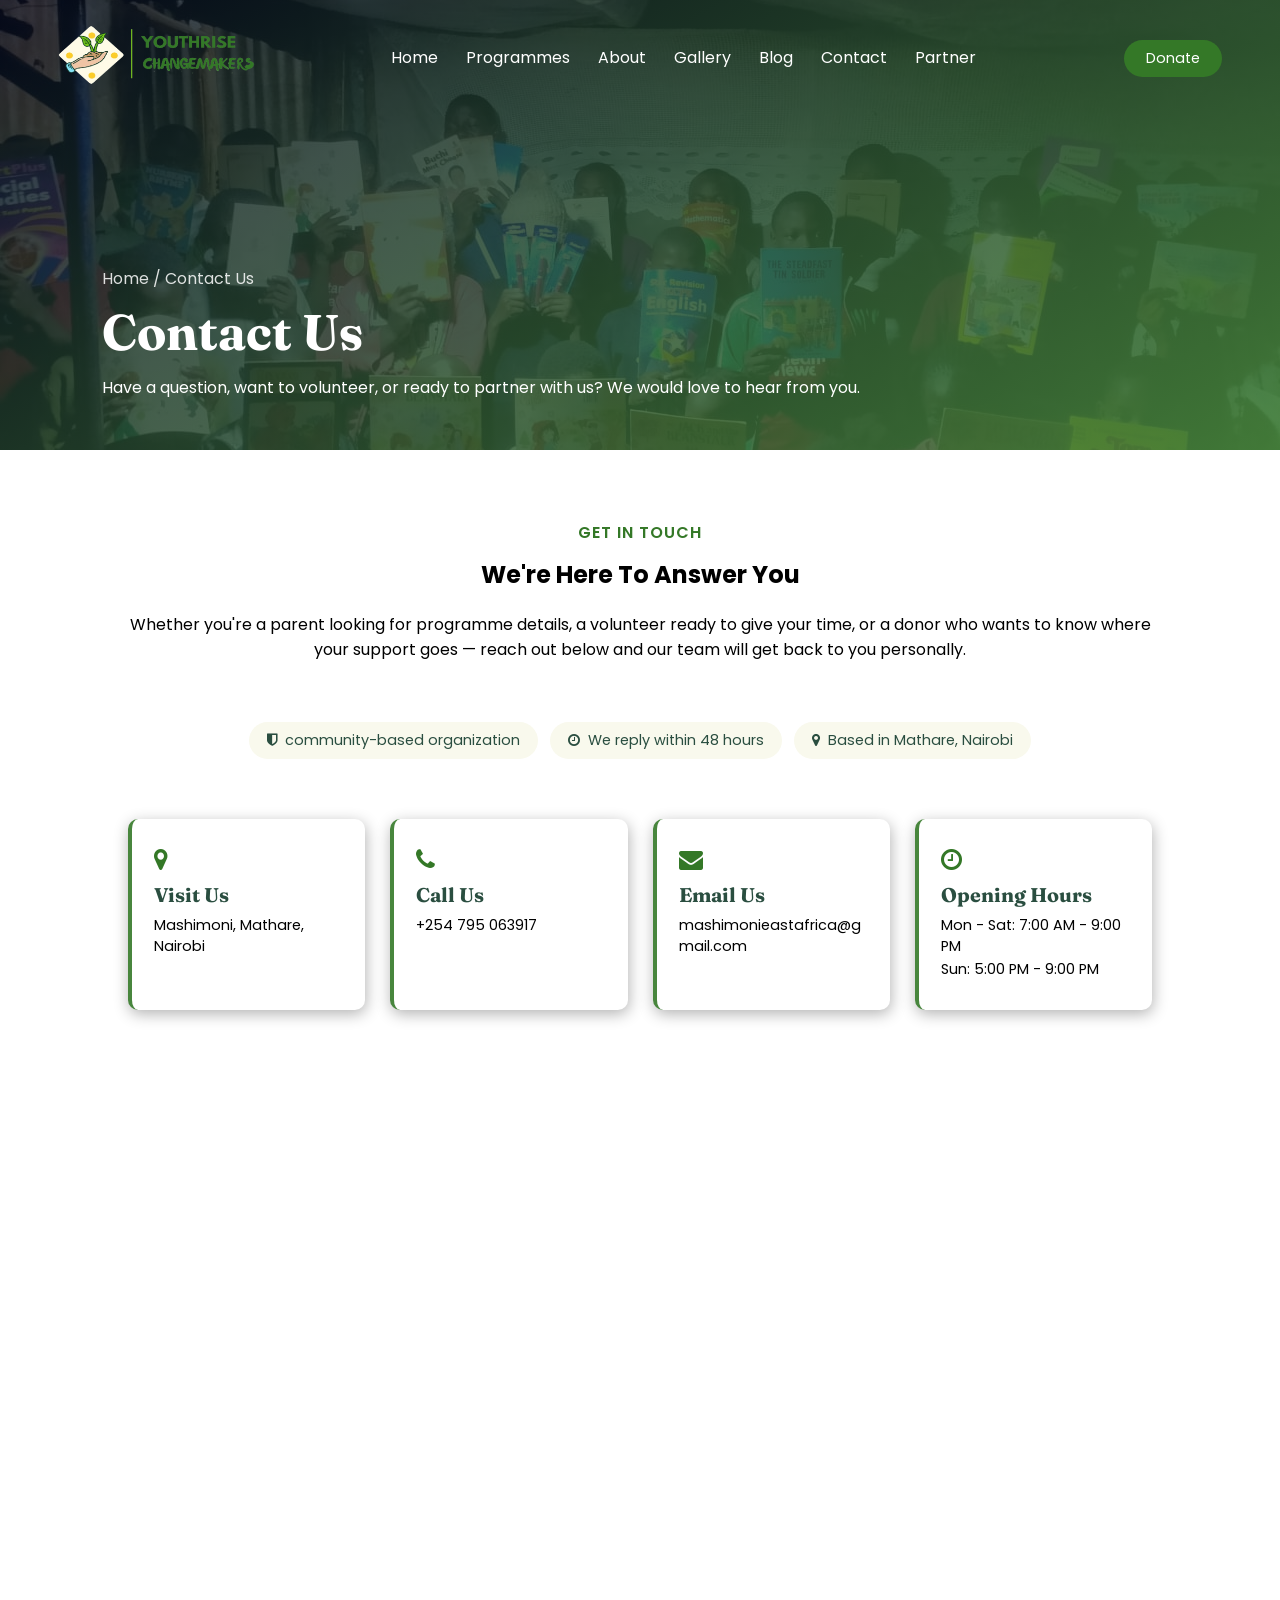
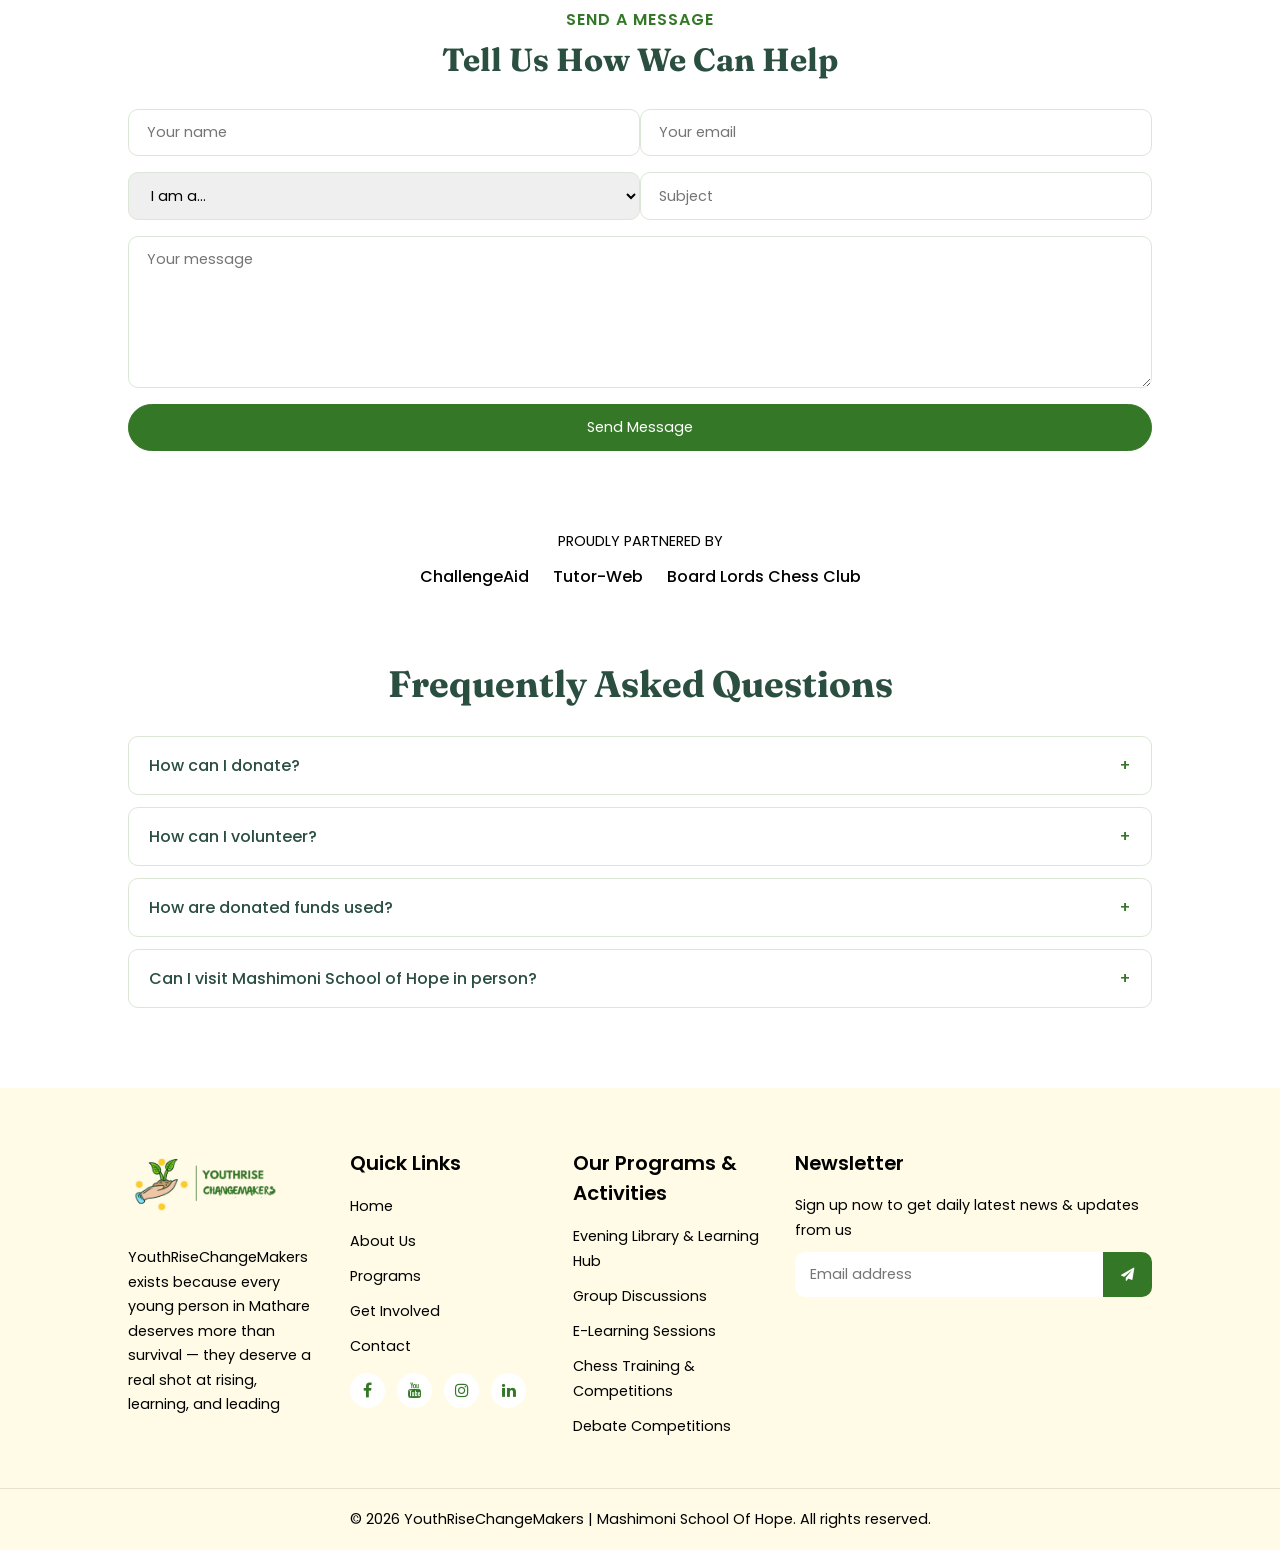
<file: contact-us.html>
<!doctype html>
<html lang="en">
  <head>
    <meta charset="UTF-8" />
    <meta name="viewport" content="width=device-width, initial-scale=1.0" />
    <title>Mashimoni School Of Hope</title>

    <!-------------Linking CSS Styles ----------->
    <link rel="stylesheet" href="styles.css" />

    <!------------Linking Google Fonts  ------------->
    <link rel="preconnect" href="https://fonts.googleapis.com" />
    <link rel="preconnect" href="https://fonts.gstatic.com" crossorigin />
    <link
      href="https://fonts.googleapis.com/css2?family=Miniver&family=Poppins:ital,wght@0,100;0,200;0,300;0,400;0,500;0,600;0,700;1,400&display=swap"
      rel="stylesheet"
    />

    <!---------- Linking Font Awesome Styles ------------>
    <link
      rel="stylesheet"
      href="https://stackpath.bootstrapcdn.com/font-awesome/4.7.0/css/font-awesome.min.css"
    />

    <!---------- Linking Website Icon ------------>
    <link
      rel="icon"
      type="image/png"
      href="images/Mashimoni-Favicon-Icon-v1-removebg-preview.png"
      alt="YouthRiseChangeMakers Favicon Icon"
    />
  </head>

  <body class="programmes-page">
    <main>
      <section class="header">
        <section class="programmes-banner about-banner contact-banner">
          <nav>
            <a href="index.html"
              ><img
                src="images/YouthRiseChangemakers-Logo-v2.png"
                alt="YouthRiseChange Makers Logo Icon"
                class="logo-icon"
            /></a>

            <div class="nav-links" id="navLinks">
              <i
                class="fa fa-times"
                aria-hidden="true"
                onclick="hideMenu()"
              ></i>
              <ul>
                <li><a href="index.html">Home</a></li>
                <li><a href="our-programmes.html">Programmes</a></li>
                <li><a href="about.html">About</a></li>
                <li><a href="gallery.html">Gallery</a></li>
                <li><a href="blog.html">Blog</a></li>
                <li><a href="contact-us.html">Contact</a></li>
                <li><a href="partner.html">Partner</a></li>
                <li class="nav-mobile-donate">
                  <a href="donate.html">Donate</a>
                </li>
              </ul>
            </div>
            <a href="donate.html" class="nav-donate-btn">Donate</a>
            <i class="fa fa-bars" aria-hidden="true" onclick="showMenu()"></i>
          </nav>

          <div class="overlay" id="overlay" onclick="hideMenu()"></div>

          <div class="banner-content">
            <p class="breadcrumb"><a href="index.html">Home</a> / Contact Us</p>
            <h1>Contact Us</h1>
            <p>
              Have a question, want to volunteer, or ready to partner with us?
              We would love to hear from you.
            </p>
          </div>
        </section>
      </section>

      <!------- INFO ------->
      <section class="about-intro-section">
        <span class="section-eyebrow fade-up">Get In Touch</span>
        <h2 class="fade-up">We're Here To Answer You</h2>
        <p class="fade-up">
          Whether you're a parent looking for programme details, a volunteer
          ready to give your time, or a donor who wants to know where your
          support goes — reach out below and our team will get back to you
          personally.
        </p>
      </section>

      <!------- TRUST STRIP ------->
      <section class="contact-trust-strip fade-up">
        <span class="trust-badge">
          <i class="fa fa-shield" aria-hidden="true"></i>
          <!-- Registered -->
          community-based organization
        </span>
        <span class="trust-badge">
          <i class="fa fa-clock-o" aria-hidden="true"></i>
          We reply within 48 hours
        </span>
        <span class="trust-badge">
          <i class="fa fa-map-marker" aria-hidden="true"></i>
          Based in Mathare, Nairobi
        </span>
      </section>

      <!------- CONTACT INFO CARDS ------->
      <section class="contact-info-section">
        <div class="contact-info-grid">
          <div class="contact-info-card fade-up">
            <i class="fa fa-map-marker" aria-hidden="true"></i>
            <h3>Visit Us</h3>
            <p>Mashimoni, Mathare, Nairobi</p>
          </div>

          <div class="contact-info-card fade-up">
            <i class="fa fa-phone" aria-hidden="true"></i>
            <h3>Call Us</h3>
            <p>+254 795 063917</p>
          </div>

          <div class="contact-info-card fade-up">
            <i class="fa fa-envelope" aria-hidden="true"></i>
            <h3>Email Us</h3>
            <p>mashimonieastafrica@gmail.com</p>
          </div>

          <div class="contact-info-card fade-up">
            <i class="fa fa-clock-o" aria-hidden="true"></i>
            <h3>Opening Hours</h3>
            <p>Mon - Sat: 7:00 AM - 9:00 PM</p>
            <p>Sun: 5:00 PM - 9:00 PM</p>
          </div>

          <!-- <div class="contact-info-card contact-info-card-highlight fade-up">
            <i class="fa fa-child" aria-hidden="true"></i>
            <h3>Report a Safeguarding Concern</h3>
            <p>+254 795 063917</p>
            <p>mashimonieastafrica@gmail.com</p>
          </div> -->
        </div>
      </section>

      <!-------- MAP ------->
      <section class="contact-map-section fade-up">
        <iframe
          src="https://www.google.com/maps/embed?pb=!1m16!1m12!1m3!1d249.30317284483826!2d36.861969128186445!3d-1.261849729047641!2m3!1f0!2f0!3f0!3m2!1i1024!2i768!4f13.1!2m1!1smashimoni%20!5e0!3m2!1sen!2ske!4v1783830483756!5m2!1sen!2ske"
          width="600"
          height="450"
          style="border: 0"
          allowfullscreen=""
          loading="lazy"
          referrerpolicy="strict-origin-when-cross-origin"
        ></iframe>
      </section>

      <!---------Contact Form------->
      <section class="contact-form-section">
        <div class="contact-form-heading fade-up">
          <span class="section-eyebrow">Send A Message</span>
          <h2>Tell Us How We Can Help</h2>
        </div>

        <form action="#" class="contact-form fade-up" method="post">
          <div class="contact-form-row">
            <input type="text" name="name" placeholder="Your name" required />
            <input
              type="email"
              name="email"
              placeholder="Your email"
              required
            />
          </div>

          <div class="contact-form-row">
            <select name="enquiry_type" required>
              <option value="" disabled selected>I am a...</option>
              <option value="Parent/Guardian">Parent or Guardian</option>
              <option value="Volunteer">Volunteer</option>
              <option value="Donor">Donor</option>
              <option value="Partner Organization">Partner Organization</option>
              <option value="Media/Press">Media/Press</option>
              <option value="Other">Other</option>
            </select>
            <input type="text" name="subject" placeholder="Subject" required />
          </div>

          <textarea
            name="message"
            placeholder="Your message"
            required
            rows="6"
          ></textarea>

          <button type="submit" class="hero-btn cta-btn">Send Message</button>
        </form>
      </section>

      <!---------Partner Strip------->
      <section class="contact-partners-section fade-up">
        <p class="contact-partners-label">Proudly partnered by</p>
        <div class="contact-partners-row">
          <a href="https://www.challengeaid.org/" target="_blank"
            >ChallengeAid</a
          >
          <a href="https://tutor-web.net/" target="_blank">Tutor-Web</a>
          <span>Board Lords Chess Club</span>
        </div>
      </section>

      <!---------FAQ ------->
      <section class="contact-faq-section">
        <h2 class="fade-up">Frequently Asked Questions</h2>

        <div class="contact-faq-list">
          <details class="contact-faq-item fade-up">
            <summary>How can I donate?</summary>
            <p>
              You can donate through the Donate button at the top of any page,
              or reach out to us directly and we'll walk you through the
              options.
            </p>
          </details>

          <details class="contact-faq-item fade-up">
            <summary>How can I volunteer?</summary>
            <p>
              Send us a message using the form above and select "Volunteer" —
              tell us your skills and availability and our team will follow up
              with next steps.
            </p>
          </details>

          <details class="contact-faq-item fade-up">
            <summary>How are donated funds used?</summary>
            <p>
              Funds go directly toward our programmes — the library, chess
              training, e-learning sessions, and essential support for children
              like sanitary towels and school supplies.
            </p>
          </details>

          <details class="contact-faq-item fade-up">
            <summary>Can I visit Mashimoni School of Hope in person?</summary>
            <p>
              Yes. Reach out beforehand so we can arrange a good time — our
              opening hours are listed above.
            </p>
          </details>
        </div>
      </section>

      <!---------Blank Section------->
      <!--   <section class="blank-section">
  </section> -->

      <!---------Footer Section------->
      <section class="footer">
        <div class="footer-row">
          <div class="footer-col">
            <img
              src="images/YouthRiseChangemakers-Logo.png"
              alt="YouthRiseChangeMakers Logo"
              class="footer-logo"
            />
            <p>
              YouthRiseChangeMakers exists because every young person in Mathare
              deserves more than survival — they deserve a real shot at rising,
              learning, and leading
            </p>
          </div>

          <div class="footer-col">
            <h2>Quick Links</h2>
            <ul>
              <li><a href="index.html">Home</a></li>
              <li><a href="about.html">About Us</a></li>
              <li><a href="our-programmes.html">Programs</a></li>
              <li><a href="partner.html">Get Involved</a></li>
              <li><a href="contact-us.html">Contact</a></li>
            </ul>

            <div class="footer-icons">
              <a
                href="https://www.facebook.com/groups/720879072797440"
                target="_blank"
                ><i class="fa fa-facebook" aria-hidden="true"></i
              ></a>
              <a href="https://www.youtube.com/@mashimonischoolofhope"
                ><i class="fa fa-youtube" aria-hidden="true"></i
              ></a>
              <a href="https://www.instagram.com/mashimonischoolofhope/"
                ><i class="fa fa-instagram" aria-hidden="true"></i
              ></a>
              <a href="https://www.linkedin.com/in/youthrisechangemakers/"
                ><i class="fa fa-linkedin" aria-hidden="true"></i
              ></a>
            </div>
          </div>

          <div class="footer-col">
            <h2>Our Programs & Activities</h2>
            <ul>
              <li>
                <a href="our-programmes.html">Evening Library & Learning Hub</a>
              </li>
              <li><a href="our-programmes.html">Group Discussions</a></li>
              <li><a href="our-programmes.html">E-Learning Sessions</a></li>
              <li>
                <a href="our-programmes.html">Chess Training & Competitions</a>
              </li>
              <li><a href="our-programmes.html">Debate Competitions</a></li>
            </ul>
          </div>

          <div class="footer-col">
            <h2>Newsletter</h2>
            <p>Sign up now to get daily latest news & updates from us</p>
            <form action="#" method="POST" class="newsletter-form">
              <input
                type="email"
                name="email"
                placeholder="Email address"
                required
              />
              <button class="submit">
                <i class="fa fa-paper-plane" aria-hidden="true"></i>
              </button>
            </form>
          </div>
        </div>

        <div class="footer-bottom">
          <p>
            &copy; <span id="currentYear"></span> YouthRiseChangeMakers |
            Mashimoni School Of Hope. All rights reserved.
          </p>
        </div>
      </section>

      <!---------Linking Script File------->
      <script src="script.js"></script>
    </main>
  </body>
</html>
</file>
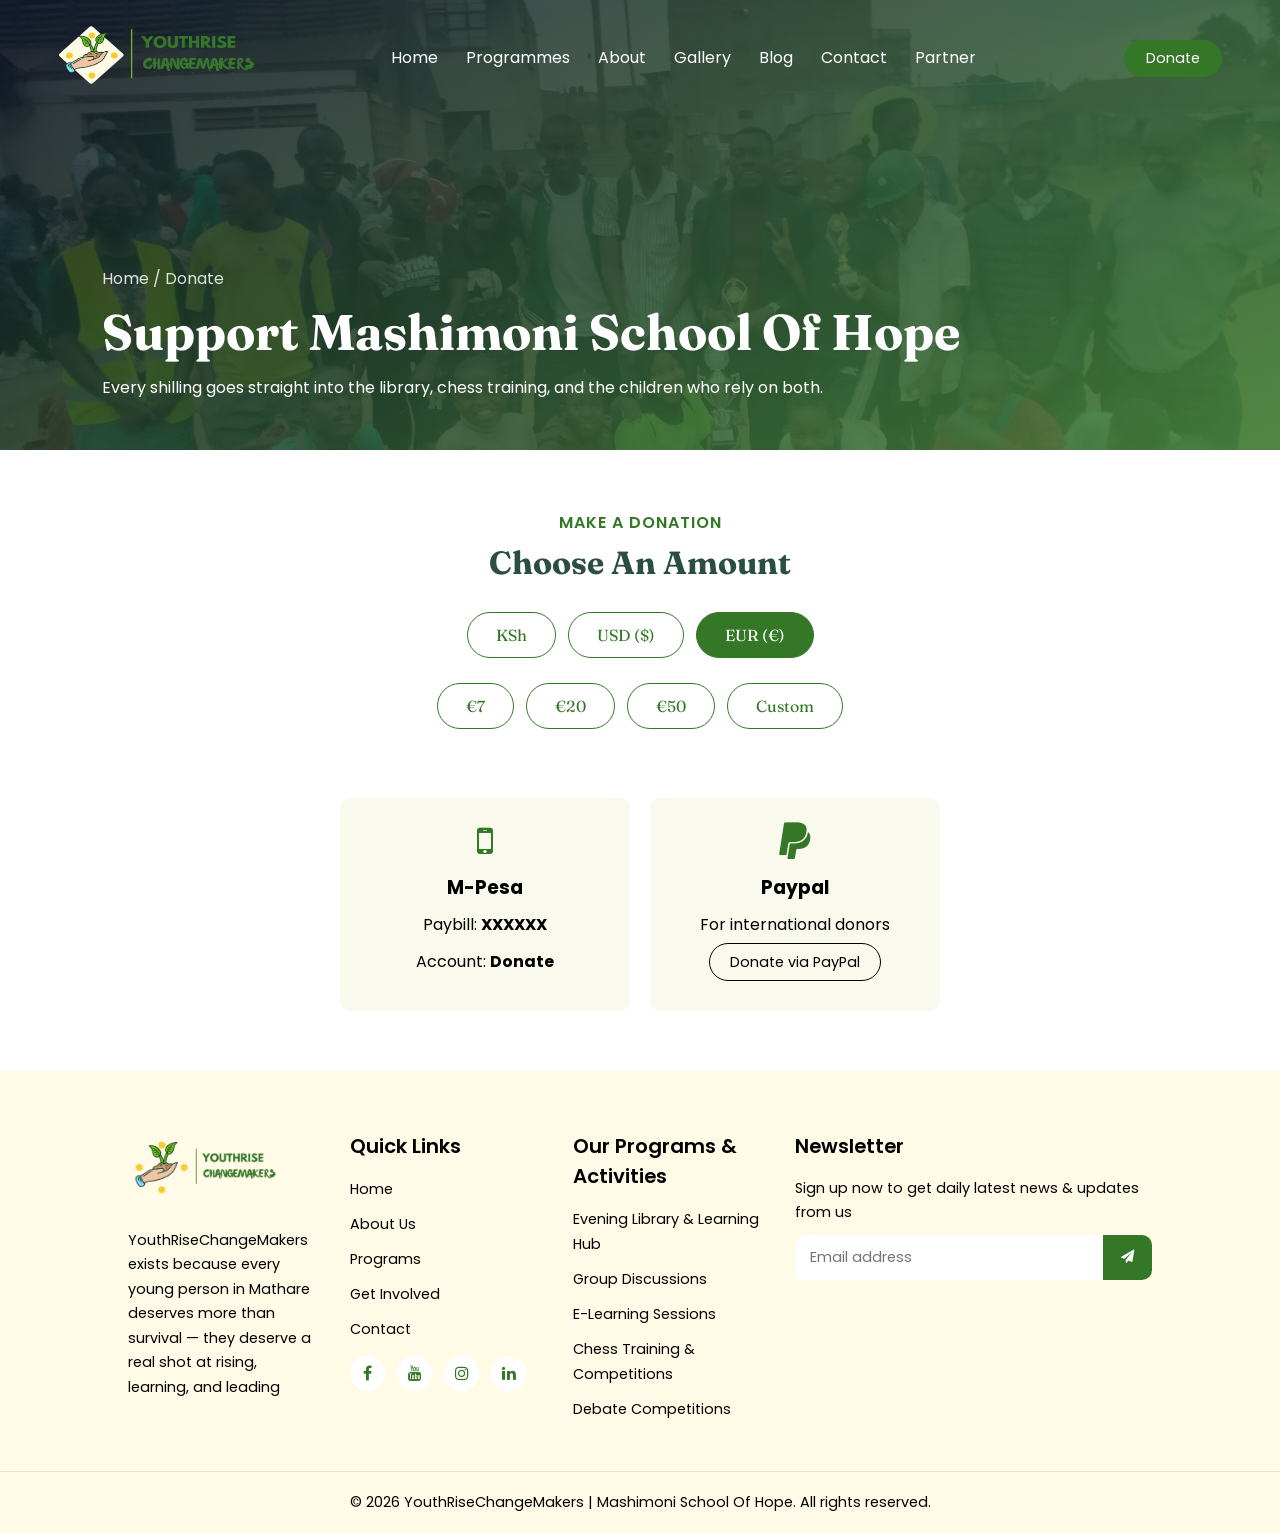
<file: donate.html>
<!doctype html>
<html lang="en">
  <head>
    <meta charset="UTF-8" />
    <meta name="viewport" content="width=device-width, initial-scale=1.0" />
    <title>Mashimoni School Of Hope</title>

    <!-------------Linking CSS Styles ----------->
    <link rel="stylesheet" href="styles.css" />

    <!------------Linking Google Fonts  ------------->
    <link rel="preconnect" href="https://fonts.googleapis.com" />
    <link rel="preconnect" href="https://fonts.gstatic.com" crossorigin />
    <link
      href="https://fonts.googleapis.com/css2?family=Miniver&family=Poppins:ital,wght@0,100;0,200;0,300;0,400;0,500;0,600;0,700;1,400&display=swap"
      rel="stylesheet"
    />

    <!---------- Linking Font Awesome Styles ------------>
    <link
      rel="stylesheet"
      href="https://stackpath.bootstrapcdn.com/font-awesome/4.7.0/css/font-awesome.min.css"
    />

    <!---------- Linking Website Icon ------------>
    <link
      rel="icon"
      type="image/png"
      href="images/Mashimoni-Favicon-Icon-v1-removebg-preview.png"
      alt="YouthRiseChangeMakers Favicon Icon"
    />
  </head>

  <body class="programmes-page">
    <main>
      <section class="header">
        <section class="programmes-banner about-banner">
          <nav>
            <a href="index.html"
              ><img
                src="images/YouthRiseChangemakers-Logo-v2.png"
                alt="YouthRiseChange Makers Logo Icon"
                class="logo-icon"
            /></a>

            <div class="nav-links" id="navLinks">
              <i
                class="fa fa-times"
                aria-hidden="true"
                onclick="hideMenu()"
              ></i>
              <ul>
                <li><a href="index.html">Home</a></li>
                <li><a href="our-programmes.html">Programmes</a></li>
                <li><a href="about.html">About</a></li>
                <li><a href="gallery.html">Gallery</a></li>
                <li><a href="blog.html">Blog</a></li>
                <li><a href="contact-us.html">Contact</a></li>
                <li><a href="partner.html">Partner</a></li>
                <li class="nav-mobile-donate">
                  <a href="donate.html">Donate</a>
                </li>
              </ul>
            </div>
            <a href="donate.html" class="nav-donate-btn">Donate</a>
            <i class="fa fa-bars" aria-hidden="true" onclick="showMenu()"></i>
          </nav>

          <div class="overlay" id="overlay" onclick="hideMenu()"></div>

          <div class="banner-content">
            <p class="breadcrumb"><a href="index.html">Home</a> / Donate</p>
            <h1>Support Mashimoni School Of Hope</h1>
            <p>
              Every shilling goes straight into the library, chess training, and
              the children who rely on both.
            </p>
          </div>
        </section>
      </section>

      <!------- IMPACT STATS ------->
      <!--   <section class="impact-stats-section">
        <span class="section-eyebrow fade-up"> Where It Goes </span>
        <h2 class="fade-up">What Your Donation Does ?</h2>
      </section> -->

      <!------- DONATE FORM ------->
      <section class="donate-form-section">
        <div class="contact-form-heading fade-up">
          <span class="section-eyebrow">Make A Donation</span>
          <h2>Choose An Amount</h2>
        </div>

        <div class="donate-amount-grid fade-up">
          <button
            type="button"
            class="amount-btn"
            data-currency="KES"
            onclick="switchCurrency(this, 'KES')"
          >
            KSh
          </button>
          <button
            type="button"
            class="amount-btn"
            data-currency="USD"
            onclick="switchCurrency(this, 'USD')"
          >
            USD ($)
          </button>
          <button
            type="button"
            class="amount-btn active"
            data-currency="EUR"
            onclick="switchCurrency(this, 'EUR')"
          >
            EUR (€)
          </button>
        </div>

        <!------- CURRENCY TOGGLE ------->
        <div class="donate-amount-grid fade-up">
          <button
            type="button"
            class="amount-btn"
            data-tier="1"
            onclick="selectAmount(this)"
          >
            €7
          </button>
          <button
            type="button"
            class="amount-btn"
            data-tier="2"
            onclick="selectAmount(this)"
          >
            €20
          </button>
          <button
            type="button"
            class="amount-btn"
            data-tier="3"
            onclick="selectAmount(this)"
          >
            €50
          </button>
          <button
            type="button"
            class="amount-btn"
            data-tier="custom"
            onclick="selectAmount(this)"
          >
            Custom
          </button>
        </div>

        <div
          class="donate-custom-row fade-up"
          id="customAmountRow"
          style="display: none"
        >
          <input
            type="number"
            id="customAmountInput"
            placeholder="Enter amount (€)"
            min="1"
          />
        </div>

        <p class="donate-selected-text fade-up" id="donateSelectedText"></p>

        <!-- Payment method placeholder cards -->
        <div class="payment-methods-grid fade-up">
          <div class="payment-method-card">
            <i class="fa fa-mobile" aria-hidden="true"></i>
            <h3>M-Pesa</h3>
            <p>Paybill: <strong>XXXXXX</strong></p>
            <p>Account: <strong>Donate</strong></p>
          </div>

          <div class="payment-method-card">
            <i class="fa fa-paypal" aria-hidden="true"></i>
            <h3>Paypal</h3>
            <p>For international donors</p>
            <a href="#" class="read-more-btn">Donate via PayPal</a>
          </div>
        </div>
      </section>

      <!---------Footer Section------->
      <section class="footer">
        <div class="footer-row">
          <div class="footer-col">
            <img
              src="images/YouthRiseChangemakers-Logo.png"
              alt="YouthRiseChangeMakers Logo"
              class="footer-logo"
            />
            <p>
              YouthRiseChangeMakers exists because every young person in Mathare
              deserves more than survival — they deserve a real shot at rising,
              learning, and leading
            </p>
          </div>

          <div class="footer-col">
            <h2>Quick Links</h2>
            <ul>
              <li><a href="index.html">Home</a></li>
              <li><a href="about.html">About Us</a></li>
              <li><a href="our-programmes.html">Programs</a></li>
              <li><a href="partner.html">Get Involved</a></li>
              <li><a href="contact-us.html">Contact</a></li>
            </ul>

            <div class="footer-icons">
              <a
                href="https://www.facebook.com/groups/720879072797440"
                target="_blank"
                ><i class="fa fa-facebook" aria-hidden="true"></i
              ></a>
              <a href="https://www.youtube.com/@mashimonischoolofhope"
                ><i class="fa fa-youtube" aria-hidden="true"></i
              ></a>
              <a href="https://www.instagram.com/mashimonischoolofhope/"
                ><i class="fa fa-instagram" aria-hidden="true"></i
              ></a>
              <a href="https://www.linkedin.com/in/youthrisechangemakers/"
                ><i class="fa fa-linkedin" aria-hidden="true"></i
              ></a>
            </div>
          </div>

          <div class="footer-col">
            <h2>Our Programs & Activities</h2>
            <ul>
              <li>
                <a href="our-programmes.html">Evening Library & Learning Hub</a>
              </li>
              <li><a href="our-programmes.html">Group Discussions</a></li>
              <li><a href="our-programmes.html">E-Learning Sessions</a></li>
              <li>
                <a href="our-programmes.html">Chess Training & Competitions</a>
              </li>
              <li><a href="our-programmes.html">Debate Competitions</a></li>
            </ul>
          </div>

          <div class="footer-col">
            <h2>Newsletter</h2>
            <p>Sign up now to get daily latest news & updates from us</p>
            <form action="#" method="POST" class="newsletter-form">
              <input
                type="email"
                name="email"
                placeholder="Email address"
                required
              />
              <button class="submit">
                <i class="fa fa-paper-plane" aria-hidden="true"></i>
              </button>
            </form>
          </div>
        </div>

        <div class="footer-bottom">
          <p>
            &copy; <span id="currentYear"></span> YouthRiseChangeMakers |
            Mashimoni School Of Hope. All rights reserved.
          </p>
        </div>
      </section>

      <!---------Blank Section------->
      <!--   <section class="blank-section">
  </section> -->

      <!---------Linking Script File------->
      <script src="script.js"></script>
    </main>
  </body>
</html>
</file>
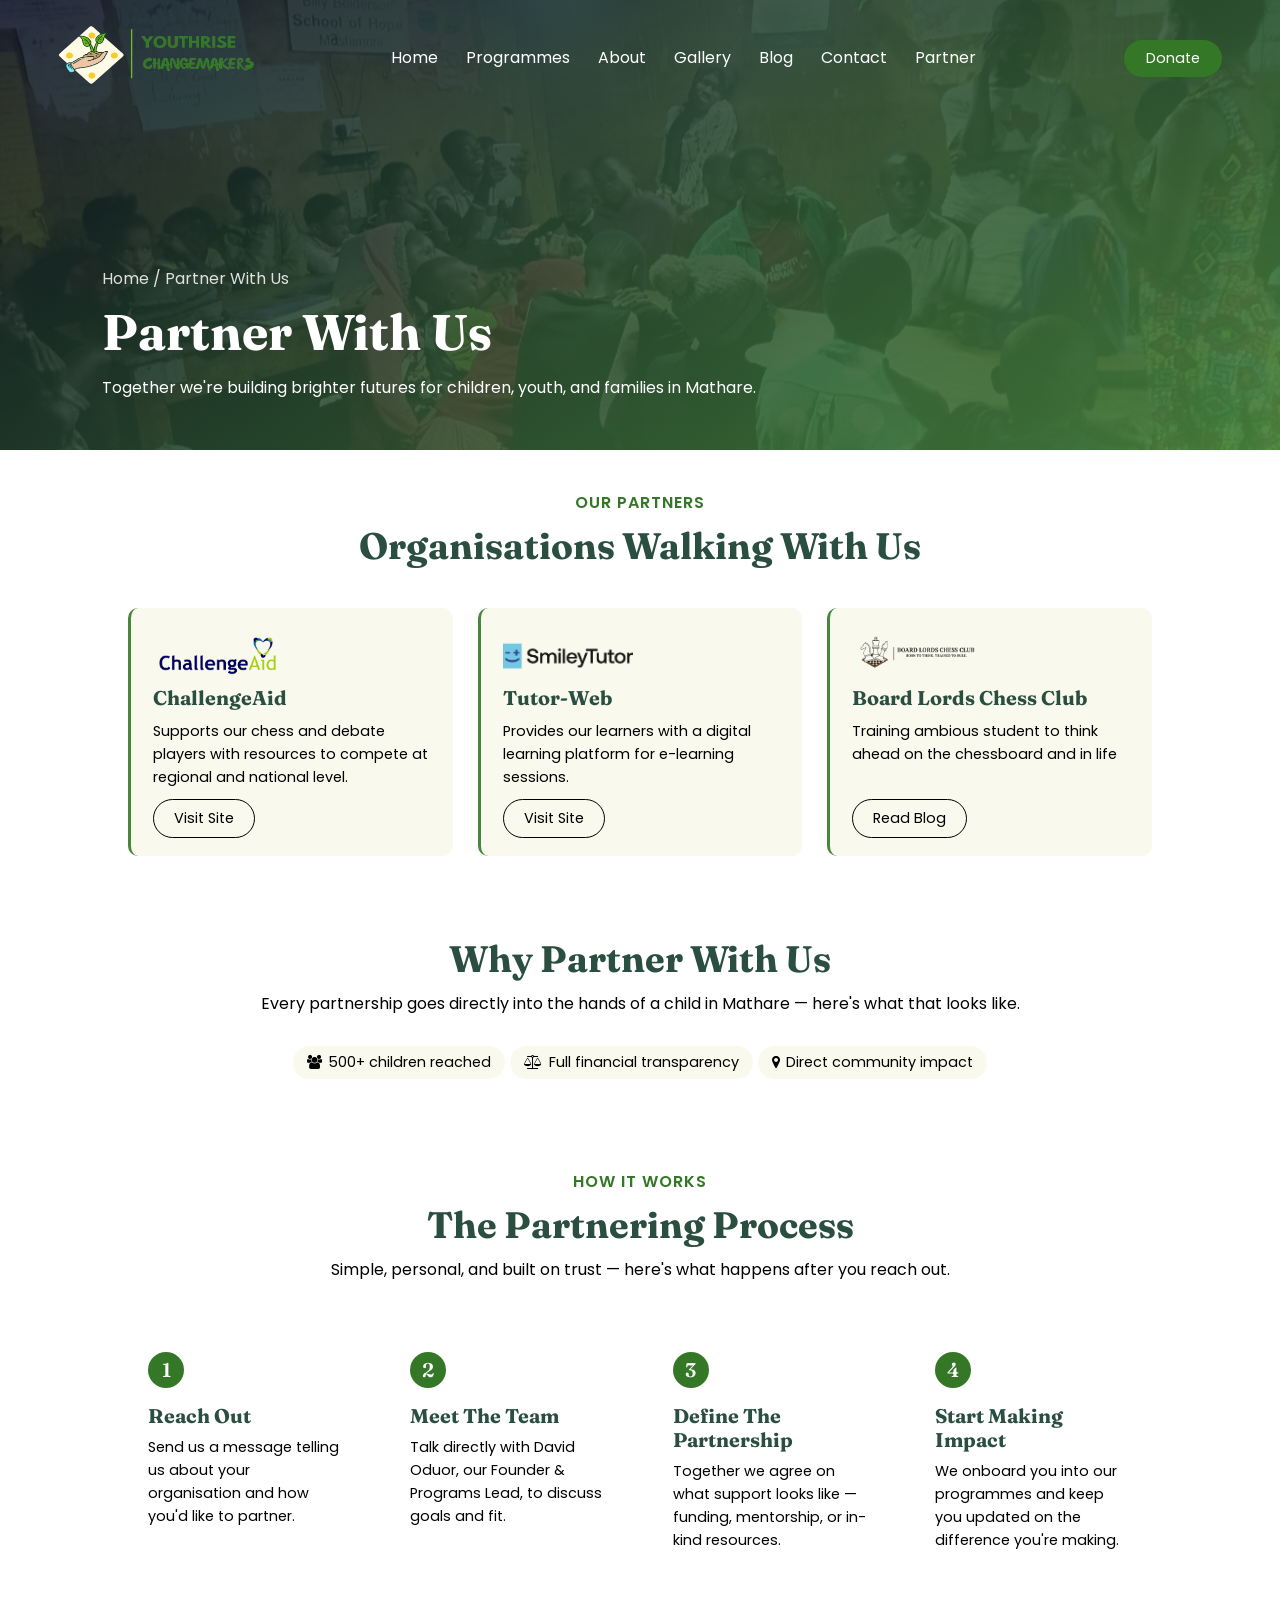
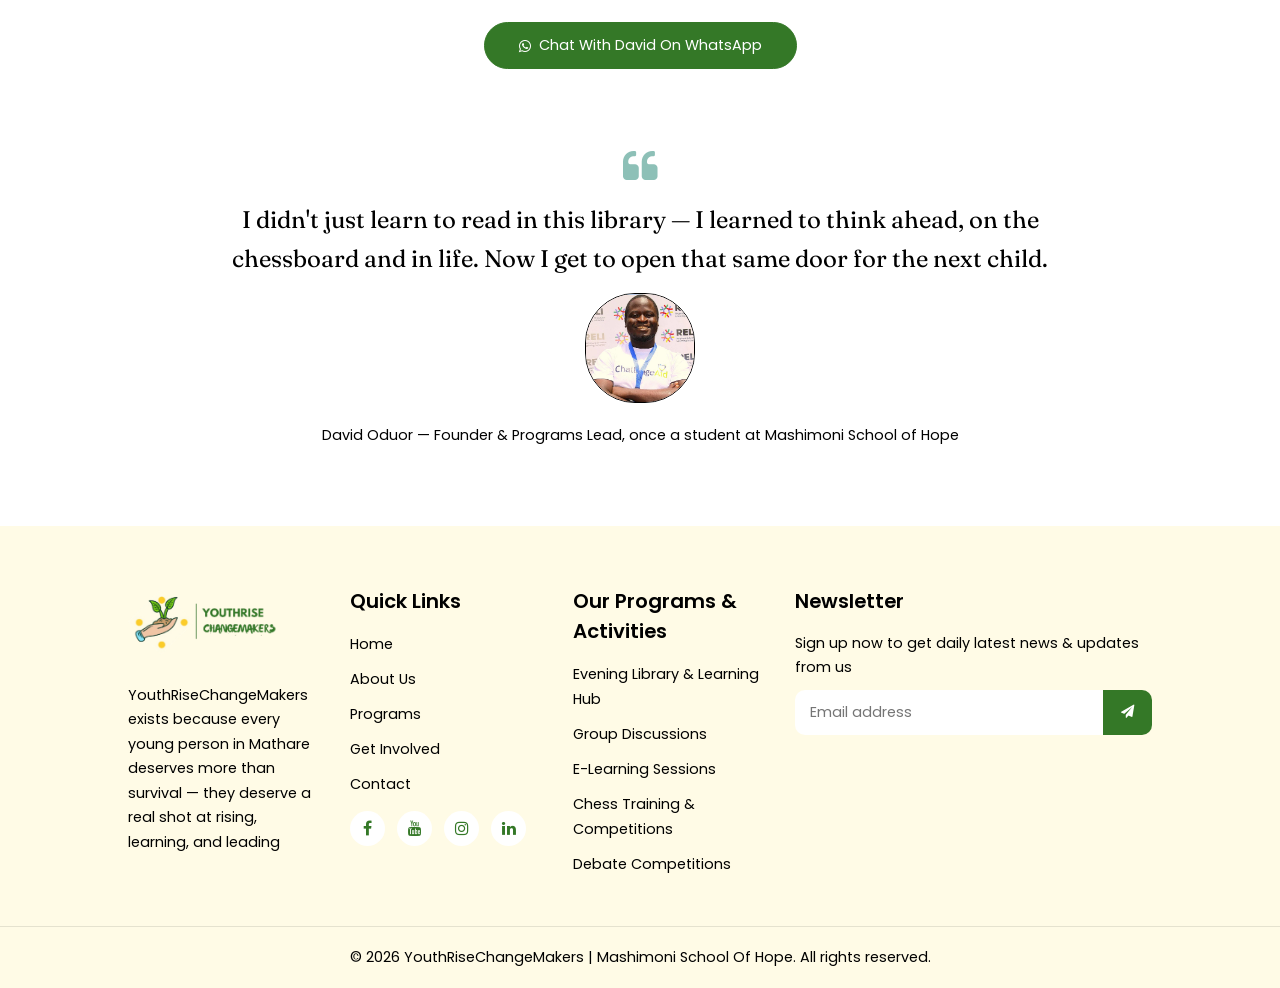
<file: partner.html>
<!doctype html>
<html lang="en">
  <head>
    <meta charset="UTF-8" />
    <meta name="viewport" content="width=device-width, initial-scale=1.0" />
    <title>Mashimoni School Of Hope</title>

    <!-------------Linking CSS Styles ----------->
    <link rel="stylesheet" href="styles.css" />

    <!------------Linking Google Fonts  ------------->
    <link rel="preconnect" href="https://fonts.googleapis.com" />
    <link rel="preconnect" href="https://fonts.gstatic.com" crossorigin />
    <link
      href="https://fonts.googleapis.com/css2?family=Miniver&family=Poppins:ital,wght@0,100;0,200;0,300;0,400;0,500;0,600;0,700;1,400&display=swap"
      rel="stylesheet"
    />

    <!---------- Linking Font Awesome Styles ------------>
    <link
      rel="stylesheet"
      href="https://stackpath.bootstrapcdn.com/font-awesome/4.7.0/css/font-awesome.min.css"
    />

    <!---------- Linking Website Icon ------------>
    <link
      rel="icon"
      type="image/png"
      href="images/Mashimoni-Favicon-Icon-v1-removebg-preview.png"
      alt="YouthRiseChangeMakers Favicon Icon"
    />
  </head>

  <body class="programmes-page">
    <main>
      <section class="header">
        <section class="programmes-banner partner-banner">
          <nav>
            <a href="index.html"
              ><img
                src="images/YouthRiseChangemakers-Logo-v2.png"
                alt="YouthRiseChange Makers Logo Icon"
                class="logo-icon"
            /></a>

            <div class="nav-links" id="navLinks">
              <i
                class="fa fa-times"
                aria-hidden="true"
                onclick="hideMenu()"
              ></i>
              <ul>
                <li><a href="index.html">Home</a></li>
                <li><a href="our-programmes.html">Programmes</a></li>
                <li><a href="about.html">About</a></li>
                <li><a href="gallery.html">Gallery</a></li>
                <li><a href="blog.html">Blog</a></li>
                <li><a href="contact-us.html">Contact</a></li>
                <li><a href="partner.html">Partner</a></li>
                <li class="nav-mobile-donate">
                  <a href="donate.html">Donate</a>
                </li>
              </ul>
            </div>
            <a href="donate.html" class="nav-donate-btn">Donate</a>
            <i class="fa fa-bars" aria-hidden="true" onclick="showMenu()"></i>
          </nav>

          <div class="overlay" id="overlay" onclick="hideMenu()"></div>

          <div class="banner-content">
            <p class="breadcrumb">
              <a href="index.html">Home</a> / Partner With Us
            </p>
            <h1>Partner With Us</h1>
            <p>
              Together we're building brighter futures for children, youth, and
              families in Mathare.
            </p>
          </div>
        </section>
      </section>

      <!------- Partner Section------->
      <section class="partner-cards-section">
        <span class="section-eyebrow fade-up">Our Partners</span>
        <h2 class="fade-up">Organisations Walking With Us</h2>

        <div class="partner-cards-grid">
          <div class="partner-card fade-up">
            <img
              src="images/ChallengeAid-Logo.png"
              alt="ChallengeAid"
              class="partner-card-logo"
            />
            <h3>ChallengeAid</h3>
            <p>
              Supports our chess and debate players with resources to compete at
              regional and national level.
            </p>
            <a
              href="https://www.challengeaid.org/"
              target="_blank"
              class="read-more-btn"
              >Visit Site</a
            >
          </div>

          <div class="partner-card fade-up">
            <img
              src="images/smiley-tutor-web-logo.png"
              alt="Tutor-Web"
              class="partner-card-logo"
            />
            <h3>Tutor-Web</h3>
            <p>
              Provides our learners with a digital learning platform for
              e-learning sessions.
            </p>
            <a
              href="https://tutor-web.net/"
              target="_blank"
              class="read-more-btn"
              >Visit Site</a
            >
          </div>

          <div class="partner-card fade-up">
            <img
              src="images/boards-lords-chess-club-logo.png"
              alt="Board-Lords-Chess-Club"
              class="partner-card-logo"
            />
            <h3>Board Lords Chess Club</h3>
            <p>
              Training ambious student to think ahead on the chessboard and in
              life
            </p>
            <a
              href="blog-boardlords-chess-fundraiser.html"
              target="_blank"
              class="read-more-btn"
              >Read Blog</a
            >
          </div>
        </div>
      </section>

      <!------- Why Partner With Us------->
      <section class="what-we-do-section">
        <h2 class="fade-up">Why Partner With Us</h2>
        <p class="fade-up">
          Every partnership goes directly into the hands of a child in Mathare —
          here's what that looks like.
        </p>

        <div class="programme-badges fade-up">
          <span class="programme-badge"
            ><i class="fa fa-users" aria-hidden="true"></i> 500+ children
            reached</span
          >
          <span class="programme-badge"
            ><i class="fa fa-balance-scale" aria-hidden="true"></i> Full
            financial transparency</span
          >
          <span class="programme-badge"
            ><i class="fa fa-map-marker" aria-hidden="true"></i> Direct
            community impact</span
          >
        </div>
      </section>

      <!------- How Partnering Works------->
      <section class="partner-process-section">
        <span class="section-eyebrow fade-up"> How it Works </span>
        <h2 class="fade-up">The Partnering Process</h2>
        <p class="process-intro fade-up">
          Simple, personal, and built on trust — here's what happens after you
          reach out.
        </p>

        <div class="process-steps">
          <div class="process-step fade-up">
            <span class="process-step-number">1</span>
            <h3>Reach Out</h3>
            <p>
              Send us a message telling us about your organisation and how you'd
              like to partner.
            </p>
          </div>

          <div class="process-step fade-up">
            <span class="process-step-number">2</span>
            <h3>Meet The Team</h3>
            <p>
              Talk directly with David Oduor, our Founder & Programs Lead, to
              discuss goals and fit.
            </p>
          </div>

          <div class="process-step fade-up">
            <span class="process-step-number">3</span>
            <h3>Define The Partnership</h3>
            <p>
              Together we agree on what support looks like — funding,
              mentorship, or in-kind resources.
            </p>
          </div>

          <div class="process-step fade-up">
            <span class="process-step-number">4</span>
            <h3>Start Making Impact</h3>
            <p>
              We onboard you into our programmes and keep you updated on the
              difference you're making.
            </p>
          </div>
        </div>

        <a
          href="https://wa.me/254795063917?text=Hi%20David%2C%20I'd%20like%20to%20talk%20about%20partnering%20with%20YouthRiseChangeMakers"
          target="_blank"
          class="hero-btn cta-btn process-whatsapp-btn"
        >
          <i class="fa fa-whatsapp" aria-hidden="true"></i> Chat With David On
          WhatsApp
        </a>
      </section>

      <!------- Testimonial Section ------->
      <section class="testimonial-section">
        <i class="fa fa-quote-left" aria-hidden="true"></i>
        <p class="testimonial-quote fade-up">
          I didn't just learn to read in this library — I learned to think
          ahead, on the chessboard and in life. Now I get to open that same door
          for the next child.
        </p>
        <img
          src="images/david-oduor.jpg"
          alt="David Oduor"
          class="testimonial-photo"
        />

        <p class="testimonial-author fade-up">
          David Oduor — Founder & Programs Lead, once a student at Mashimoni
          School of Hope
        </p>
      </section>

      <!---------Footer Section------->
      <section class="footer">
        <div class="footer-row">
          <div class="footer-col">
            <img
              src="images/YouthRiseChangemakers-Logo.png"
              alt="YouthRiseChangeMakers Logo"
              class="footer-logo"
            />
            <p>
              YouthRiseChangeMakers exists because every young person in Mathare
              deserves more than survival — they deserve a real shot at rising,
              learning, and leading
            </p>
          </div>

          <div class="footer-col">
            <h2>Quick Links</h2>
            <ul>
              <li><a href="index.html">Home</a></li>
              <li><a href="about.html">About Us</a></li>
              <li><a href="our-programmes.html">Programs</a></li>
              <li><a href="partner.html">Get Involved</a></li>
              <li><a href="contact-us.html">Contact</a></li>
            </ul>

            <div class="footer-icons">
              <a
                href="https://www.facebook.com/groups/720879072797440"
                target="_blank"
                ><i class="fa fa-facebook" aria-hidden="true"></i
              ></a>
              <a href="https://www.youtube.com/@mashimonischoolofhope"
                ><i class="fa fa-youtube" aria-hidden="true"></i
              ></a>
              <a href="https://www.instagram.com/mashimonischoolofhope/"
                ><i class="fa fa-instagram" aria-hidden="true"></i
              ></a>
              <a href="https://www.linkedin.com/in/youthrisechangemakers/"
                ><i class="fa fa-linkedin" aria-hidden="true"></i
              ></a>
            </div>
          </div>

          <div class="footer-col">
            <h2>Our Programs & Activities</h2>
            <ul>
              <li>
                <a href="our-programmes.html">Evening Library & Learning Hub</a>
              </li>
              <li><a href="our-programmes.html">Group Discussions</a></li>
              <li><a href="our-programmes.html">E-Learning Sessions</a></li>
              <li>
                <a href="our-programmes.html">Chess Training & Competitions</a>
              </li>
              <li><a href="our-programmes.html">Debate Competitions</a></li>
            </ul>
          </div>

          <div class="footer-col">
            <h2>Newsletter</h2>
            <p>Sign up now to get daily latest news & updates from us</p>
            <form action="#" method="POST" class="newsletter-form">
              <input
                type="email"
                name="email"
                placeholder="Email address"
                required
              />
              <button class="submit">
                <i class="fa fa-paper-plane" aria-hidden="true"></i>
              </button>
            </form>
          </div>
        </div>

        <div class="footer-bottom">
          <p>
            &copy; <span id="currentYear"></span> YouthRiseChangeMakers |
            Mashimoni School Of Hope. All rights reserved.
          </p>
        </div>
      </section>

      <!---------Blank Section------->
      <!--   <section class="blank-section">
  </section> -->

      <!---------Linking Script File------->
      <script src="script.js"></script>
    </main>
  </body>
</html>
</file>
<file: styles.css>
@import url("https://fonts.googleapis.com/css2?family=Fraunces:wght@600;700&family=Poppins:ital,wght@0,400;0,500;0,600;0,700;1,300;1,400&display=swap");

/* #region-------- Styles For Entire Site --------*/
* {
  margin: 0;
  padding: 0;
  font-family: var(--body-font);
  box-sizing: border-box;
  scroll-behavior: smooth;
}

:root {
  --heading-font: "Fraunces", serif;
  --body-font: "Poppins", sans-serif;

  /* Colors */
  --white-color: #fff;
  --primary-color: #347827;
  --primary-color-v1: #48863d;
  --primary-color-v2: #2a4e40;
  --secondary-color: #8dc0b7;
  --light-color-v1: #f9f9ed;
  --light-color-v2: #dce6d7;
  --dark-color: #000;
  --gray-color: #545454;
  --dark-linear-gradient-color: rgba(17, 21, 36, 0.7);
  --box-shadow-color: rgba(0, 0, 0, 0.3);
  --footer-hover-color: #48863de4;
  --image-hover-color: #04091ecd;
  --tertiary-color: #fffbe6;

  /* Fonts Sizes */
  --font-size-s: 0.9rem /* (14.4px) */;
  --font-size-n: 1rem /* (16px) */;
  --font-size-m: 1.24rem /* (20px) */;
  --font-size-l: 1.5rem /* (24px) */;
  --font-size-xl: 2rem /* (32px) */;
  --font-size-xxl: 2.3rem /* (36.8px) */;
  --font-size-hero: 3.125rem /* (50px) */;

  /* Font Weight  */
  --font-weight-normal: 400;
  --font-weight-medium: 500;
  --font-weight-semibold: 600;
  --font-weight-bold: 700;

  /* Border Radius */
  --border-radius-xs: 10px;
  --border-radius-s: 25px;
  --border-radius-l: 50px;

  /* Border Radius */
  --site-max-width: 1100px;
}

/*-------- Large Screen Styling --------*/
/* @media screen and (min-width: 1400px) {
  .hero-section {
    max-width: var(--site-max-width);
    margin-left: auto;
    margin-right: auto;
  }
} */

.header {
  min-width: 100%;
  /*  position: relative; */
}

section h1 {
  font-family: var(--heading-font);
}

/* #endregion */

/* #region -------- Nav Styling --------*/
nav {
  display: flex;
  padding: 0.8% 4.5%;
  justify-content: space-between;
  align-items: center;
  position: relative;
  /* top: 20px;`
  left: 20px;
  right: 20px;
  z-index: 10; */
  background: rgba(255, 255, 255, 0.9);
}

nav img {
  width: 200px;
}

nav .logo-icon {
  /*  width: auto; */
  height: 90px;
}

nav .fa {
  display: none;
}

.nav-links {
  flex: 1;
  text-align: center;
}

.nav-donate-btn {
  display: inline-block;
  text-decoration: none;
  color: var(--white-color);
  background: var(--primary-color);
  padding: 8px 22px;
  font-size: var(--font-size-s);
  border-radius: var(--border-radius-s);
  margin-left: 15px;
  transition: 2s ease-out;
}

.nav-donate-btn:hover {
  background: var(--white-color);
  color: var(--dark-color);
  border: 1px solid var(--dark-color);
}

.nav-links ul li:not(.nav-mobile-donate) {
  list-style-type: none;
  display: inline-block;
  padding: 5px 12px;
  position: relative;
}

.nav-links ul li:not(.nav-mobile-donate) a {
  text-decoration: none;
  color: var(--dark-color);
  font-size: var(--font-size-n);
}

.nav-links ul li:not(.nav-mobile-donate) a::after {
  content: "";
  width: 0%;
  height: 2px;
  background: var(--secondary-color);
  display: block;
  margin: auto;
  transition: 0.5s;
}

.nav-links ul li:not(.nav-mobile-donate) a:hover::after {
  width: 100%;
}

.nav-mobile-donate {
  display: none;
}

.overlay {
  position: fixed;
  top: 0;
  left: 0;
  width: 100%;
  height: 100%;
  background: var(--box-shadow-color);
  backdrop-filter: blur(5px);
  -webkit-backdrop-filter: blur(5px);
  opacity: 0;
  visibility: hidden;
  transition: 0.4s;
  z-index: 999;
}

.overlay.active {
  opacity: 1;
  visibility: visible;
}

/* #endregion */

/* #region -------- Hero Section Styling --------*/
.hero-section {
  position: relative;
  overflow: hidden;
  width: 100%;
  min-height: 100vh;
  margin: 0 auto;
  padding: 0 8%;
  display: flex;
  justify-content: center;
  align-items: center;
  background-image:
    linear-gradient(
      150deg,
      var(--footer-hover-color),
      var(--image-hover-color)
    ),
    url(images/Students-Discussing-in-library.jpeg);
  background-repeat: no-repeat;
  background-position: bottom center;
  background-position: center;
  background-size: cover;
  animation: slideInUp 2s ease-in-out;
}

.hero-content {
  padding-top: 0;
  /*  margin-bottom: 12px; */
  font-size: var(--font-size-l);
  color: var(--white-color);
  font-weight: var(--font-weight-semibold);
  text-align: center;
}

.hero-content .hero-title {
  font-size: var(--font-size-m);
  font-weight: var(--font-weight-semibold);
  margin-bottom: 12px;
  text-align: center;
}

.hero-content .hero-sub-title {
  font-size: 60px;
  line-height: 1.15;
  font-weight: var(--font-weight-bold);
  /* margin-bottom: 5px; */
  color: var(--white-color);
  text-align: center;
}

.hero-content .hero-description {
  text-align: center;
  font-weight: var(--font-weight-normal);
  padding: 20px 0 20px;
  color: var(--white-color);
  font-size: var(--font-size-n);
}

.hero-content .hero-buttons .side-btn:hover {
  background: var(--light-color-v1);
  color: var(--dark-color);
}

.hero-section .hero-content .hero-buttons {
  display: flex;
  justify-content: center;
  gap: 15px;
}

.hero-buttons {
  display: flex;
  justify-content: flex-start;
  gap: 15px;
}

.hero-btn {
  display: inline-block;
  text-decoration: none;
  color: var(--dark-color);
  border: 1px solid var(--dark-color);
  padding: 12px 34px;
  font-size: var(--font-size-s);
  background: transparent;
  position: relative;
  cursor: pointer;
  border-radius: var(--border-radius-s);
}

.hero-btn:hover {
  background: var(--primary-color);
  color: var(--white-color);
  transition: 1s ease-in-out;
}

.side-btn {
  border: 1px solid var(--primary-color);
  background: var(--primary-color);
  color: var(--white-color);
}

.side-btn:hover {
  color: var(--dark-color);
  background: transparent;
}

.hero-section .hero-content .hero-buttons .hero-btn:nth-child(2) {
  background: var(--light-color-v1);
  color: var(--dark-color);
  border: 1px solid transparent;
  transition: 3s;
}

.hero-section .hero-content .hero-buttons .hero-btn:nth-child(2):hover {
  background: var(--primary-color);
  color: var(--white-color);
}

.success-section {
  width: 80%;
  margin: auto;
  padding: 30px 0 80px;
  min-height: unset;
}

.row-success {
  display: flex;
  justify-content: space-between;
  align-items: center;
}

.success-col {
  flex-basis: 48%;
  padding: 20px 2px;
}

/*-------- Hero Animations --------*/
@keyframes slideInLeft {
  from {
    opacity: 0;
    transform: translateX(-100px);
  }
  to {
    opacity: 1;
    transform: translateX(0);
  }
}

@keyframes slideInRight {
  from {
    opacity: 0;
    transform: translateX(100px);
  }
  to {
    opacity: 1;
    transform: translateX(0);
  }
}

@keyframes slideInUp {
  from {
    opacity: 0;
    transform: translateY(100px);
  }
  to {
    opacity: 1;
    transform: translateY(0);
  }
}

.hero-col:first-child {
  animation: slideInLeft 3s ease-out;
}

.hero-col:last-child {
  animation: slideInRight 3s ease-out;
}

.hero-content {
  animation: slideInUp 3s ease-out;
}

.success-col:first-child {
  animation: slideInUp 3s ease-out;
}

.success-col:last-child {
  animation: slideInUp 3s ease-out;
}

.cta-section .cta-buttons .hero-btn {
  animation: slideInUp 3s ease-out;
}

/* #endregion  */

/* #region -------- Our Services Section ----*/
.our-services {
  width: 80%;
  margin: auto;
  padding-top: 0;
  text-align: center;
}

.our-services h1 {
  font-size: var(--font-size-hero);
}

.row-our-services {
  display: flex;
  justify-content: space-between;
  align-items: center;
  margin: 30px 0 50px;
}

.our-services-col {
  flex-basis: 31%;
  margin: 0 15px;
  border-radius: var(--border-radius-xs);
  text-align: center;
}

.our-services-col img {
  width: 100%;
  border-radius: var(--border-radius-xs);
}

.our-services-col h3 {
  margin-top: 16px;
  margin-bottom: 15px;
  text-align: left;
}

.our-services-col p {
  padding: 0;
  text-align: left;
}

/* ---- Services Cards Slide In Animation ---- */
.fade-up {
  opacity: 0;
  transform: translateY(60px);
  transition:
    opacity 0.5s ease-out,
    transform 0.5s ease-out;
}

.fade-up.visible {
  opacity: 1;
  transform: translateY(0);
}
.our-services-col,
/* .partner-col ,*/
.impact-col {
  opacity: 0;
  transform: translateY(60px);
  transition:
    opacity 0.5s ease-out,
    transform 0.5s ease-out;
}

.our-services-col.visible,
/* .partner-col.visible, */
.impact-col.visible {
  opacity: 1;
  transform: translateY(0);
}

/* Delay each card slightly */
.our-services-col:nth-child(1) {
  transition-delay: 0s;
}
.our-services-col:nth-child(2) {
  transition-delay: 0.4s;
}
.our-services-col:nth-child(3) {
  transition-delay: 0.8s;
}

/* Second row gets a longer delay */
.row-our-services:last-child .our-services-col:nth-child(1) {
  transition-delay: 0s;
}
.row-our-services:last-child .our-services-col:nth-child(2) {
  transition-delay: 0.4s;
}
.row-our-services:last-child .our-services-col:nth-child(3) {
  transition-delay: 0.8s;
}

/* #endregion */

/* #region -------- Our Success Section ----*/
.success-section h1 {
  text-align: center;
  padding-top: 25px;
  font-size: var(--font-size-hero);
}
.success-section p {
  text-align: center;
  padding-bottom: 25px;
}

.success-col .success-video {
  width: 100%;
  border-radius: var(--border-radius-s);
  height: 315px;
  border: none;
}

.success-col iframe {
  width: 100%;
  border-radius: var(--border-radius-xs);
  height: 315px;
  border: none;
}

.success-col .success-title {
  padding-top: 0;
  margin-bottom: 5px;
  font-size: var(--font-size-l);
}

.success-col .success-sub-title {
  font-size: 18px;
  font-weight: var(--font-weight-medium);
  margin-bottom: 0;
}

.success-col .success-description {
  text-align: left;
  margin: auto;
  font-weight: var(--font-weight-normal);
  padding: 15px 0 25px;
  margin: auto;
}

/* #endregion */

/* #region ---- How does your money help? ----*/
.donate-section {
  margin: 40px auto 60px;
  width: 80%;
  text-align: center;
}

.donate-section h2 {
  text-align: center;
  font-size: var(--font-size-hero);
  font-family: var(--heading-font);
}

.donate-section p {
  text-align: center;
  padding-bottom: 25px;
}

.donate-section .impact-stats-grid {
  display: grid;
  grid-template-columns: repeat(3, 1fr);
  gap: 20px;
  margin-top: 30px;
  margin-bottom: 40px;
}

.donate-section .impact-stats-grid .impact-stat-card {
  background: var(--light-color-v1);
  border-radius: var(--border-radius-xs);
  padding: 30px 20px;
  text-align: left;
}

.donate-section .impact-stats-grid .impact-stat-card .sanitary-pad {
  width: 75px;
  height: 75px;
}

.donate-section .impact-stats-grid .impact-stat-card .fa {
  font-size: 4.5rem;
  display: block;
  margin-bottom: 14px;
}

.donate-section .impact-stats-grid .impact-stat-card h3 {
  font-family: var(--heading-font);
  color: var(--primary-color);
  font-size: var(--font-size-l);
  margin: 8px 0 8px;
}

.donate-section .impact-stats-grid .impact-stat-card p {
  text-align: left;
}

.donate-section .impact-stats-grid .impact-stat-card .donate-btn {
  display: inline-flex;
  align-items: center;
  gap: 8px;
}

/* #endregion */

/* #region-------- Our Partners Section ----*/
.partners-section {
  width: 80%;
  margin: auto;
  text-align: center;
  /* background: linear-gradient(135deg, var(--primary-color)
    , var(--secondary-color-v1)); */
}

.partners-section h1 {
  font-size: var(--font-size-hero);
}

.row-partners {
  display: flex;
  justify-content: center;
  align-items: center;
  margin: 30px 0 20px;
  gap: 40px;
  margin: auto;
  width: 95%;
}

.partner-col {
  flex-basis: 33%;
  display: flex;
  flex-direction: column;
  align-items: center;
}

.partner-col .partner-logo {
  width: 100%;
  max-width: 220px;
  height: 140px;
  object-fit: contain;
  border-radius: var(--border-radius-l);
  background: var(--white-color);
  padding: 10px;
  margin-bottom: 10px;
}

.partner-col .partner-name {
  font-size: 18px;
  font-weight: var(--font-weight-medium);
  color: var(--dark-color);
}

.partners-marquee {
  overflow: hidden;
  position: relative;
  width: 95%;
  margin: 30px auto 50px;
}

.partners-marquee .row-partners {
  width: max-content;
  margin: 0;
  animation: slide-partners 20s linear infinite;
}

@keyframes slide-partners {
  from {
    transform: translateX(0);
  }
  to {
    transform: translateX(-33.333%);
  }
}

.partners-marquee::before,
.partners-marquee::after {
  content: "";
  position: absolute;
  top: 0;
  bottom: 0;
  width: 30%;
  z-index: 2;
  pointer-events: none;
}

.partners-marquee::before {
  left: 0;
  background: linear-gradient(to right, var(--white-color), transparent);
}

.partners-marquee::after {
  right: 0;
  background: linear-gradient(to left, var(--white-color), transparent);
}

.partners-marquee .row-partners:hover {
  animation-play-state: paused;
}

/* #endregion */

/* #region-------- Our Impact Section  --------*/
.impact-section {
  width: 82%;
  margin: -70px auto 60px;
  text-align: center;
  padding: 20px 0;
  background: var(--light-color-v1);
  border-radius: var(--border-radius-xs);
  box-shadow: 0 10px 35px var(--box-shadow-color);
  position: relative;
  z-index: 2;
}

.impact-section h1,
.impact-section > p {
  font-size: var(--font-size-hero);
  /*   color: var(--white-color); */
}

.impact-section > p {
  font-size: var(--font-size-n);
}

.row-impact {
  display: flex;
  justify-content: space-between;
  margin: 10px auto 0;
  width: 80%;
  gap: 20px;
}

.impact-col {
  flex-basis: 31%;
  padding: 20px;
}

.impact-number {
  font-size: var(--font-size-hero);
  color: var(--dark-color);
  font-weight: var(--font-weight-semibold);
  margin-bottom: 10px;
}

.impact-number {
  font-size: var(--font-size-xl);
  color: var(--dark-color);
}

.impact-label {
  font-size: var(--font-size-n);
  color: var(--dark-color);
}

/* #endregion */

/* #region-------- Our Team Section  --------*/

.team-section {
  width: 80%;
  margin: auto;
  text-align: center;
  padding: 40px 0 0;
}

.team-section h1 {
  font-size: var(--font-size-hero);
}

.team-into,
.team-closing {
  max-width: 750px;
  margin: 15px auto 30px;
  line-height: 1.7s;
  color: var(--dark-color);
}

.row-team {
  margin-bottom: 40px;
}

.team-grid {
  display: grid;
  grid-template-columns: repeat(auto-fit, minmax(280px, 1fr));
  gap: 10px;
}

.team-col {
  /*  background: linear-gradient(
    135deg,
    var(--light-color-v1),
    var(--light-color-v2)
  ); */
  padding: 30px 20px;
  text-align: left;
  /*  box-shadow: 0 4px 15px var(--box-shadow-color); */
  transition:
    transform 0.3s ease,
    box-shadow 0.3s ease;
  flex-basis: 45%;
  border-radius: var(--border-radius-xs);
}

.team-col:hover {
  transform: translateY(-6px);
  /*   box-shadow: 0 8px 25px var(--box-shadow-color); */
}

.founder-badge {
  display: block;
  width: fit-content;
  background: var(--primary-color);
  color: var(--white-color);
  font-size: var(--font-size-s);
  padding: 4px 16px;
  border-radius: var(--border-radius-s);
  margin-bottom: 10px;
}

.team-photo {
  width: 100%;
  aspect-ratio: 3/4;
  border-radius: var(--border-radius-xs);
  margin-bottom: 15px;
  object-fit: cover;
  object-position: top center;
}

.featured-col .team-photo {
  width: 140px;
  height: 140px;
}

.team-name {
  font-size: var(--font-size-m);
  margin-bottom: 4px;
}

.team-role {
  font-size: var(--font-size-s);
  color: var(--dark-color);
  font-weight: var(--font-weight-medium);
  margin-bottom: 10px;
}

.team-quote {
  font-size: var(--font-size-s);
  color: var(--dark-color);
  line-height: 1.6;
  font-style: italic;
  margin-bottom: 12px;
}

.team-teaser {
  font-size: var(--font-size-s);
  color: var(--gray-color);
  line-height: 1.6;
  margin-bottom: 15px;
}

.read-more-btn {
  background: transparent;
  border: 1px solid var(--dark-color);
  color: var(--dark-color);
  padding: 8px 20px;
  border-radius: var(--border-radius-s);
  font-size: var(--font-size-s);
  cursor: pointer;
  transition: 0.3s;
}

.read-more-btn:hover {
  background: var(--primary-color);
  color: var(--white-color);
}

/*-- Team Section Animation --*/
.team-col {
  opacity: 0;
  transform: translateY(60px);
  transition:
    opacity 0.5s ease-out,
    transform 0.5s ease-out;
}

.team-col.visible {
  opacity: 1;
  transform: translateY(0);
}

.team-grid .team-col:nth-child(1) {
  transition-delay: 0s;
}
.team-grid .team-col:nth-child(2) {
  transition-delay: 0.4s;
}
.team-grid .team-col:nth-child(3) {
  transition-delay: 0.8s;
}
.team-grid .team-col:nth-child(4) {
  transition-delay: 1s;
}
.team-grid .team-col:nth-child(5) {
  transition-delay: 1s;
}
.team-grid .team-col:nth-child(6) {
  transition-delay: 1s;
}

/*-- Modal --*/
.team-modal-overlay.active {
  opacity: 1;
  visibility: visible;
}
.team-modal {
  background: var(--white-color);
  border-radius: var(--border-radius-xs);
  padding: 40px;
  max-width: 550px;
  width: 100%;
  max-height: 85vh;
  overflow-y: auto;
  text-align: left;
  position: relative;
}

.team-modal-close {
  position: absolute;
  top: 15px;
  right: 20px;
  font-size: var(--font-size-xl);
  cursor: pointer;
  color: var(--gray-color);
}

.modal-photo {
  width: 100px;
  height: 100px;
  object-fit: cover;
  border-radius: var(--border-radius-l);
  border: 1px solid var(--dark-color);
  margin-bottom: 15px;
  object-position: top center;
}

.team-modal-overlay {
  position: fixed;
  top: 0;
  left: 0;
  width: 100%;
  height: 100%;
  background: var(--box-shadow-color);
  backdrop-filter: blur(5px);
  -webkit-backdrop-filter: blur(5px);
  display: flex;
  align-items: center;
  justify-content: center;
  opacity: 0;
  visibility: hidden;
  transition: 0.3s;
  z-index: 1001;
  padding: 20px;
}

#modalBio p {
  margin-bottom: 12px;
  line-height: 1.7;
  color: var(--dark-color);
}

/* #endregion */

/* #region-------- CTA Section  --------*/
.cta-section {
  width: 80%;
  margin: 100px auto;
  padding: 100px 0;
  background-image:
    linear-gradient(
      135deg,
      var(--footer-hover-color),
      var(--image-hover-color)
    ),
    url(images/students-studying-ksce.jpeg);
  background-repeat: no-repeat;
  background-position: center;
  background-size: cover;
  border-radius: var(--border-radius-xs);
  text-align: center;
}
.cta-section h1 {
  color: var(--white-color);
  font-size: var(--font-size-xxl);
  margin-bottom: 20px;
}

.cta-section p {
  color: var(--white-color);
  font-size: var(--font-size-n);
  margin-bottom: 20px;
}

.cta-buttons {
  display: flex;
  justify-content: center;
  gap: 25px;
  margin-top: 20px;
}

.cta-btn {
  border: 1px solid var(--primary-color);
  background: var(--primary-color);
  color: var(--white-color);
  z-index: 2;
}

.cta-btn:hover {
  color: var(--white-color);
  background: #24541b;
}

/* #endregion */

/* #region-------- Footer Section  --------*/
.footer {
  width: 100%;
  background: var(--tertiary-color);
  padding-top: 60px;
}

.footer-row {
  display: flex;
  justify-content: space-between;
  flex-wrap: nowrap;
  width: 80%;
  margin: auto;
  padding-bottom: 40px;
  gap: 30px;
}

.footer-col {
  flex-basis: 22%;
  text-align: left;
}

.footer-logo {
  width: 150px;
  margin-bottom: 15px;
}
.footer-col h2 {
  color: var(--dark-color);
  font-size: var(--font-size-m);
  margin-bottom: 15px;
  text-align: left;
  font-weight: var(--font-weight-semibold);
}

.footer-col p {
  color: var(--dark-color);
  font-size: var(--font-size-s);
  line-height: 1.7;
}

.footer-col ul li {
  list-style-type: none;
  margin-bottom: 10px;
}

.footer-col ul li a {
  color: var(--dark-color);
  text-decoration: none;
  font-size: var(--font-size-s);
  transition: 0.3s;
}

.footer-col ul li a:hover {
  color: var(--primary-color);
}

.contact-list li {
  display: flex;
  align-items: center;
  gap: 10px;
  font-size: var(--font-size-s);
  color: var(--dark-color);
}

/* .contact-list .fa{
    color: var(--primary-color);
    font-size: var(--font-size-m);
    width: 25px;
} */

.newsletter-form {
  display: flex;
  margin-top: 10px;
}

.newsletter-form input {
  flex: 1;
  border: none;
  padding: 12px 15px;
  font-size: var(--font-size-s);
  border-radius: var(--border-radius-xs) 0 0 var(--border-radius-xs);
  outline: none;
}

.newsletter-form button {
  background: var(--primary-color);
  color: var(--white-color);
  border: none;
  padding: 0 18px;
  cursor: pointer;
  border-radius: 0 var(--border-radius-xs) var(--border-radius-xs) 0;
  transition: 0.3s;
}

.newsletter-form button:hover {
  background: var(--dark-color);
}

.footer-icons {
  display: flex;
  justify-content: flex-start;
  gap: 12px;
  margin-top: 15px;
}

.footer-icons a .fa,
.contact-list .fa {
  background: var(--white-color);
  color: var(--primary-color);
  width: 35px;
  height: 35px;
  line-height: 35px;
  text-align: center;
  border-radius: var(--border-radius-l);
  transition: 0.3s;
}

.footer-icons a .fa:hover,
.contact-list .fa:hover {
  background: var(--primary-color);
  color: var(--white-color);
}

.footer-bottom {
  text-align: center;
  padding: 20px 10px;
  border-top: 1px solid rgba(0, 0, 0, 0.1);
  font-size: var(--font-size-s);
  color: var(--dark-color);
}

.blank-section {
  width: 50vw;
  height: 75vh;
}

/* #endregion */

/* #region-------- Our Programmes --------*/
.programmes-page .programmes-banner {
  position: relative;
  overflow: hidden;
  width: 100%;
  min-height: 50vh;
  display: flex;
  flex-direction: column;
  justify-content: space-between;
  background-image:
    linear-gradient(
      150deg,
      var(--image-hover-color),
      var(--footer-hover-color)
    ),
    url(images/student-reading.jpeg);
  background-repeat: no-repeat;
  background-position: right;
  background-size: cover;
  padding-bottom: 50px;
}

.programmes-page .programmes-banner .logo-icon {
  border-radius: var(--border-radius-s);
}

.programmes-page .programmes-banner nav {
  background: transparent;
}

.programmes-page
  .programmes-banner
  nav
  .nav-links
  ul
  li:not(.nav-mobile-donate)
  a,
.programmes-page .programmes-banner .nav-donate-btn,
.programmes-page .programmes-banner nav .fa-bars {
  color: var(--white-color);
}

.programmes-page .banner-content {
  padding: 0 8%;
  color: var(--white-color);
}

.programmes-page .breadcrumb {
  font-size: var(--font-size-s);
  margin-top: 15px;
  margin-bottom: 10px;
  opacity: 0.85;
}

.programmes-page .breadcrumb a {
  color: var(--white-color);
  text-decoration: none;
}

.programmes-page .banner-content h1 {
  font-family: var(--heading-font);
  font-size: var(--font-size-hero);
  font-weight: var(--font-weight-bold);
  margin-bottom: 12px;
}

.programmes-page .banner-content p {
  font-size: var(--font-size-n);
}

/*--- Filter tags ---*/
.programme-filters-section {
  width: 85%;
  margin: 60px auto 20px;
  text-align: center;
}

.programmes-intro {
  /*  max-width: 700px; */
  margin: 0 auto 30px;
  color: var(--darks-color);
  font-size: var(--font-size-n);
  line-height: 1.7;
}

.programme-filters {
  display: flex;
  flex-wrap: wrap;
  justify-content: center;
  gap: 12px;
}

.programme-filters .filter-tags {
  border: 1px solid var(--dark-color);
  background: transparent;
  color: var(--dark-color);
  padding: 8px 20px;
  border-radius: var(--border-radius-s);
  font-size: var(--font-size-s);
  cursor: pointer;
  transition: 0.3s;
}

.filter-tags:hover,
.filter-tags.active {
  background: var(--primary-color);
  border-color: var(--primary-color);
  color: var(--white-color);
}

/*--- Programme rows ---*/
.programmes-list {
  width: 84%;
  margin: 40px auto 80px;
  display: flex;
  flex-direction: column;
  gap: 70px;
}

.programme-row {
  display: flex;
  align-items: center;
  gap: 60px;
}
.programme-row:nth-child(even) {
  flex-direction: row-reverse;
}

.programme-row-media,
.programme-row-content {
  flex: 1;
}

.programme-row-media img {
  width: 100%;
  aspect-ratio: 4/3;
  object-fit: cover;
  border-radius: var(--border-radius-xs);
}

.programme-eyebrow {
  display: inline-block;
  font-size: var(--font-size-n);
  color: var(--primary-color);
  font-weight: var(--font-weight-semibold);
  text-transform: uppercase;
  letter-spacing: 1px;
  margin-bottom: 5px;
}

.programme-row-content h2 {
  font-family: var(--heading-font);
  font-size: var(--font-size-l);
  margin-bottom: 10px;
}

.programme-copy {
  color: var(--dark-color);
  line-height: 1.7;
  margin-bottom: 10px;
}

.programme-badges {
  display: flex;
  flex-wrap: wrap;
  gap: 5px;
  margin-bottom: 0;
  /* justify-content: center; */
}

.what-we-do-section .programme-badges {
  justify-content: center;
}

.programme-badge {
  display: inline-flex;
  align-items: center;
  gap: 6px;
  font-size: var(--font-size-s);
  color: var(--dark-color);
  background: var(--light-color-v1);
  padding: 6px 14px;
  margin-bottom: 10px;
  border-radius: var(--border-radius-s);
}

.programme-row.fade-up {
  opacity: 0;
  transform: translateY(40px);
  transition:
    opacity 0.6s ease-out,
    transform 0.6s ease-out;
}

.programme-row.fade-up.visible {
  opacity: 1;
  transform: translateY(0);
}

.testimonial-section {
  width: 70%;
  margin: 0 auto 80px;
  text-align: center;
}

.testimonial-section .fa-quote-left {
  font-size: var(--font-size-xxl);
  color: var(--secondary-color);
  margin-bottom: 15px;
}

.testimonial-quote {
  font-family: var(--heading-font);
  font-size: var(--font-size-l);
  line-height: 1.6;
  color: var(--dark-color);
  margin-bottom: 15px;
}

.testimonial-photo {
  width: 110px;
  height: 110px;
  border-radius: var(--border-radius-l);
  border: 1px solid var(--dark-color);
  margin-bottom: 15px;
  object-fit: cover;
  object-position: top center;
}

.testimonial-author {
  color: var(--dark-color);
  font-size: var(--font-size-s);
}

/* #endregion */

/* #region -------- About Us --------*/
.programmes-page .about-banner {
  position: relative;
  overflow: hidden;
  width: 100%;
  min-height: 50vh;
  display: flex;
  flex-direction: column;
  justify-content: space-between;
  background-image:
    linear-gradient(
      150deg,
      var(--image-hover-color),
      var(--footer-hover-color)
    ),
    url(images/mashimoni-campus-together.jpg);
  background-repeat: no-repeat;
  background-position: center 30%;
  background-size: cover;
  padding-bottom: 50px;
}

.about-intro-section {
  width: 80%;
  /*   max-width: 800px; */
  margin: 70px auto 60px;
  text-align: center;
}

.section-eyebrow {
  display: inline-block;
  font-size: var(--font-size-n);
  color: var(--primary-color);
  font-weight: var(--font-weight-semibold);
  text-transform: uppercase;
  letter-spacing: 1px;
  margin-bottom: 8px;
}

.about-intro-section h2 {
  color: var(--dark-color);
  line-height: 1.8;
  margin-bottom: 16px;
}

/*--- Mission & Vision ---*/
.mission-vision-section {
  width: 80%;
  max-width: var(--site-max-width);
  margin: 0 auto 70px;
}

.mv-grid {
  display: flex;
  gap: 30px;
}

.mv-card {
  flex: 1;
  background: var(--light-color-v1);
  border-radius: var(--border-radius-xs);
  padding: 35px 30px;
  border-left: 5px solid var(--primary-color);
}

.mv-card .mv-vision {
  border-left-color: var(--secondary-color);
}

.mv-card h3 {
  font-size: var(--heading-font);
  font-size: var(--font-size-l);
  color: var(--primary-color-v2);
  margin-bottom: 12px;
}

.mv-card p {
  color: var(--dark-color);
  line-height: 1.7;
}

/*--- Our History ---*/
.about-history-section {
  width: 80%;
  /*  max-width: 800px; */
  margin: 0 auto 70px;
}

.about-history-section h2 {
  font-family: var(--heading-font);
  font-size: var(--font-size-xxl);
  color: var(--primary-color-v2);
  margin-bottom: 10px;
  text-align: center;
}

.about-history-section p {
  color: var(--dark-color);
  line-height: 1.8;
  margin-bottom: 18px;
}

.about-history-section a {
  color: var(--dark-color);
  font-weight: var(--font-weight-semibold);
  text-decoration: none;
}

.about-history-section a:hover {
  color: var(--primary-color-v1);
}

/*--- Core Values ---*/
.core-values-section {
  width: 80%;
  /* max-width: var(--site-max-width); */
  margin: 0 auto 80px;
  text-align: center;
}

.core-values-section h2 {
  font-family: var(--heading-font);
  font-size: var(--font-size-xxl);
  color: var(--primary-color-v2);
  margin-bottom: 40px;
}

.core-values-grid {
  display: grid;
  grid-template-columns: repeat(4, 1fr);
  gap: 25px;
}

.value-card {
  background: var(--white-color);
  border-top: 4px solid var(--primary-color-v1);
  border-radius: var(--border-radius-xs);
  box-shadow: 1 4px 15px var(--box-shadow-color);
  padding: 30px 22px;
  text-align: left;
}

.value-icon {
  font-size: var(--font-size-hero);
  color: var(--primary-color);
  margin-bottom: 16px;
}

.value-icon h3 {
  font-family: var(--heading-font);
  font-size: var(--font-size-m);
  color: var(--primary-color-v2);
  margin-bottom: 10px;
}

.value-card p {
  color: var(--dark-color);
  font-size: var(--font-size-s);
  line-height: 1.6;
}

/*--- What We Do ---*/
.what-we-do-section {
  width: 80%;
  margin: 0 auto 80px;
  text-align: center;
}

.what-we-do-section h2 {
  font-family: var(--heading-font);
  font-size: var(--font-size-xxl);
  color: var(--primary-color-v2);
  margin-bottom: 10px;
}

.what-we-do-section > p {
  color: var(--dark-color);
  margin-bottom: 30px;
}

.what-we-do-grid {
  display: flex;
  flex-wrap: wrap;
  justify-content: center;
  gap: 14px;
  margin-bottom: 30px;
}

.wwd-tag {
  display: inline-flex;
  align-items: center;
  gap: 10px;
  background: var(--light-color-v1);
  color: var(--dark-color);
  padding: 10px 18px;
  border-radius: var(--border-radius-s);
  font-size: var(--font-size-s);
}

.wwd-tag .fa {
  color: var(--primary-color);
}

.wwd-link {
  display: inline-block;
  text-decoration: none;
}

/*--- Fade-up About Section ---*/
.about-intro-section .fade-up .about-history-section .fade-up .mv-card .fade-up,
.value-card .fade-up {
  opacity: 0;
  transform: translateY(40px);
  transition:
    opacity 0.5s ease-out,
    transform 0.5s ease-out;
}

.about-intro-section .fade-up .about-history-section .fade-up .mv-card .fade-up,
.value-card .fade-up.visible {
  opacity: 1;
  transform: translateY(0);
}

/* #endregion */

/* #region ---- Contact Trust Strip ----*/
.programmes-page .contact-banner {
  background-image:
    linear-gradient(
      150deg,
      var(--image-hover-color),
      var(--footer-hover-color)
    ),
    url(images/students-holding-books.jpeg);
  background-position: center 40%;
}
.contact-trust-strip {
  width: 80%;
  margin: 0 auto 60px;
  display: flex;
  flex-wrap: wrap;
  justify-content: center;
  gap: 12px;
}

.trust-badge {
  background: var(--light-color-v1);
  color: var(--primary-color-v2);
  border-radius: var(--border-radius-s);
  padding: 8px 18px;
  font-size: var(--font-size-s);
  display: inline-flex;
  align-items: center;
  gap: 8px;
}

/*--- Contact Info Cards ---*/
.contact-info-section {
  width: 80%;
  margin: 0 auto 70px;
}

.contact-info-grid {
  display: grid;
  grid-template-columns: repeat(auto-fit, minmax(220px, 1fr));
  gap: 25px;
}

.contact-info-card {
  background: var(--white-color);
  border-left: 4px solid var(--primary-color-v1);
  border-radius: var(--border-radius-xs);
  box-shadow: 1px 4px 15px var(--box-shadow-color);
  padding: 28px 22px;
  text-align: left;
}

.contact-info-card i {
  font-size: var(--font-size-l);
  color: var(--primary-color);
  margin-bottom: 12px;
}

.contact-info-card h3 {
  font-family: var(--heading-font);
  font-size: var(--font-size-m);
  color: var(--primary-color-v2);
  margin-bottom: 8px;
}

.contact-info-card p {
  color: var(--dark-color);
  font-size: var(--font-size-s);
  margin: 2px 0;
  overflow-wrap: break-word;
  word-break: break-word;
}

.contact-info-card-highlight {
  background: var(--light-color-v2);
  border-top-color: var(--secondary-color);
}

/*--- Map ---*/
.contact-map-section {
  width: 80%;
  margin: 0 auto 70px;
  text-align: center;
}

.contact-map-section iframe {
  width: 100%;
  border-radius: var(--border-radius-xs);
}

/*--- Contact Form ---*/
.contact-form-section {
  width: 80%;
  margin: 0 auto 80px;
}

.contact-form-heading {
  text-align: center;
  margin-bottom: 30px;
}

.contact-form-heading h2 {
  font-family: var(--heading-font);
  font-size: var(--font-size-xl);
  color: var(--primary-color-v2);
}

.contact-form {
  display: flex;
  flex-direction: column;
  gap: 16px;
}

.contact-form-row {
  display: grid;
  grid-template-columns: 1fr 1fr;
}

.contact-form input,
.contact-form select,
.contact-form textarea {
  width: 100%;
  padding: 12px 18px;
  border: 1px solid var(--light-color-v2);
  border-radius: var(--border-radius-xs);
  font-family: var(--body-font);
  font-size: var(--font-size-s);
}

.contact-form textarea {
  resize: vertical;
}

.contact-form button {
  align-items: flex-start;
}

@media (max-width: 600px) {
  .contact-form-row {
    grid-template-columns: 1fr;
  }
}

/*--- Partners Strip ---*/
.contact-partners-section {
  text-align: center;
  margin-bottom: 70px;
}

.contact-partners-label {
  color: var(--dark-color);
  font-size: var(--font-size-s);
  text-transform: uppercase;
  /*  letter-spacing: 1px; */
  margin-bottom: 12px;
}

.contact-partners-row {
  display: flex;
  flex-wrap: wrap;
  justify-content: center;
  gap: 24px;
  font-weight: var(--font-weight-medium);
}

.contact-partners-row a {
  color: var(--dark-color);
  text-decoration: none;
  border-bottom: 2px solid transparent;
}

.contact-partners-row a:hover {
  border-bottom-color: var(--primary-color);
}

/*--- FAQ ---*/
.contact-faq-section {
  width: 80%;
  margin: 0 auto 80px;
  text-align: center;
}

.contact-faq-section h2 {
  font-family: var(--heading-font);
  font-size: var(--font-size-xxl);
  color: var(--primary-color-v2);
  margin-bottom: 30px;
}

.contact-faq-list {
  display: flex;
  flex-direction: column;
  gap: 12px;
  text-align: left;
}

.contact-faq-item {
  border: 1px solid var(--light-color-v2);
  border-radius: var(--border-radius-xs);
  padding: 16px 20px;
}

.contact-faq-item summary {
  cursor: pointer;
  font-weight: var(--font-weight-medium);
  font-size: var(--font-size-n);
  color: var(--primary-color-v2);
  list-style: none;
}

.contact-faq-item summary::-webkit-details-marker {
  display: none;
}

.contact-faq-item summary::after {
  content: "+";
  float: right;
  color: var(--primary-color);
}

.contact-faq-item[open] summary::after {
  content: "-";
}

.contact-faq-item p {
  margin-top: 12px;
  color: var(--dark-color);
  line-height: 1.7;
  font-size: var(--font-size-s);
}

/* #endregion */

/* #region -------- Blog Page --------*/
.programmes-page .blog-banner {
  background-image:
    linear-gradient(
      150deg,
      var(--image-hover-color),
      var(--footer-hover-color)
    ),
    url(images/Life-Skills-session.jpeg);
  background-position: center 40%;
}
.blog-grid {
  width: 80%;
  margin: 40px auto 80px;
  display: grid;
  grid-template-columns: repeat(auto-fit, minmax(320px, 1fr));
  gap: 40px;
}

.blog-card {
  background: var(--white-color);
  border-radius: var(--border-radius-xs);
  overflow: hidden;
  box-shadow: 0 4px 15px var(--box-shadow-color);
  display: flex;
  flex-direction: column;
  transition:
    tranform 0.3s ease,
    box-shadow 0.3s ease;
}

.blog-card:hover {
  transform: translateY(-6px);
  box-shadow: 0 8px 25px var(--box-shadow-color);
}

.blog-card-image {
  width: 100%;
  aspect-ratio: 16/10;
  object-fit: cover;
}

.blog-card-body {
  padding: 24px;
  display: flex;
  flex-direction: column;
  flex: 1;
}

.blog-card-meta {
  display: flex;
  align-items: center;
  gap: 12px;
  margin-bottom: 10px;
}

.blog-card-category {
  background: var(--light-color-v1);
  color: var(--primary-color-v2);
  font-size: var(--font-size-s);
  font-weight: var(--font-weight-semibold);
  padding: 4px 14px;
  border-radius: var(--border-radius-s);
  border: 1px solid var(--dark-color);
  text-transform: uppercase;
  letter-spacing: 0.5px;
}

.blog-card-date {
  color: var(--dark-color);
  font-size: var(--font-size-s);
}

.blog-card-title {
  font-family: var(--heading-font);
  font-size: var(--font-size-m);
  margin-bottom: 12px;
  line-height: 1.4;
}

.blog-card-title a {
  color: var(--dark-color);
  text-decoration: none;
}

.blog-card-title a:hover {
  color: var(--primary-color);
}

.blog-card-excerpt {
  color: var(--dark-color);
  font-size: var(--font-size-s);
  line-height: 1.6;
  margin-bottom: 18px;
  flex: 1;
}

.blog-card .read-more-btn {
  align-self: flex-start;
  text-decoration: none;
}

/*-- Blog Article Page --*/
.blog-article-section {
  width: 70%;
  margin: 0 auto 60px;
}

.blog-article-meta {
  display: flex;
  align-items: center;
  gap: 14px;
  margin-bottom: 16px;
}

.blog-article-section h1 {
  font-family: var(--heading-font);
  font-size: var(--font-size-xxl);
  outline-color: var(--primary-color-v2);
  line-height: 1.3;
  margin-bottom: 25px;
}

.blog-article-hero-image {
  width: 100%;
  border-radius: var(--border-radius-xs);
  aspect-ratio: 16/9;
  object-fit: cover;
  margin-bottom: 35px;
}

.blog-article-body p {
  color: var(--dark-color);
  line-height: 1.8;
  margin-bottom: 18px;
}

.blog-article-body strong {
  color: var(--primary-color-v2);
}

.blog-article-tags {
  display: flex;
  flex-wrap: wrap;
  gap: 10px;
  margin-top: 30px;
  padding-top: 25px;
  border-top: 1px solid var(--light-color-v2);
}

.blog-tag {
  background: var(--light-color-v1);
  color: var(--primary-color-v2);
  font-size: var(--font-size-s);
  padding: 6px 16px;
  border-radius: var(--border-radius-s);
}

.blog-back-link {
  display: inline-block;
  margin-bottom: 25px;
  color: var(--dark-color);
  text-decoration: none;
  font-size: var(--font-size-s);
}

.blog-back-link:hover {
  color: var(--primary-color);
}

.blog-contact-callout {
  background: var(--light-color-v1);
  border-left: 4px solid var(--primary-color-v1);
  border-radius: var(--border-radius-xs);
  padding: 24px 26px;
  margin: 30px 0;
}

.blog-contact-callout h3 {
  font-family: var(--heading-font);
  color: var(--primary-color-v2);
  margin-bottom: 10px;
}

.blog-contact-callout p {
  margin-bottom: 10px;
  color: var(--dark-color);
}

/* #endregion */

/* #region-------- Gallery Page --------*/
.gallery-grid {
  width: 85%;
  margin: 20px auto 80px;
  columns: 3 300px;
  column-gap: 24px;
}

.gallery-item {
  position: relative;
  break-inside: avoid;
  margin-bottom: 24px;
  border-radius: var(--border-radius-xs);
  overflow: hidden;
  box-shadow: 0 4px 15px var(--box-shadow-color);
  cursor: pointer;
}

.gallery-item img {
  width: 100%;
  display: block;
  transition: transform 0.3s ease;
}

.gallery-item:hover img {
  transform: scale(1.06);
}

.gallery-item-overlay {
  position: absolute;
  inset: 0;
  background: var(--image-hover-color);
  color: var(--white-color);
  display: flex;
  align-items: center;
  justify-content: center;
  font-size: var(--font-size-xl);
  opacity: 0;
  transition: opacity 0.3s ease;
}

.gallery-item:hover .gallery-item-overlay {
  opacity: 1;
}

.photo-modal-overlay {
  position: fixed;
  top: 0;
  left: 0;
  width: 100%;
  height: 100%;
  background: var(--box-shadow-color);
  backdrop-filter: blur(5px);
  -webkit-backdrop-filter: blur(5px);
  display: flex;
  align-items: center;
  justify-content: center;
  opacity: 0;
  visibility: hidden;
  transition: 0.3s;
  z-index: 1001;
  padding: 20px;
}

.photo-modal-overlay.active {
  opacity: 1;
  visibility: visible;
}

.photo-modal {
  position: relative;
  width: 100%;
  max-width: 650px;
}

.photo-modal img {
  width: 100%;
  border-radius: var(--border-radius-xs);
  display: block;
  max-height: 75vh;
  object-fit: contain;
  margin: 0 auto;
}

.photo-modal-caption {
  color: var(--white-color);
  text-align: center;
  margin-top: 14px;
  font-size: var(--font-size-s);
}

.photo-modal-close {
  position: absolute;
  top: -36px;
  right: 0;
  font-size: var(--font-size-xl);
  color: var(--white-color);
  cursor: pointer;
}

/* #endregion */

/* #region-------- Partner Page --------*/
.programmes-page .partner-banner {
  background-image:
    linear-gradient(
      150deg,
      var(--image-hover-color),
      var(--footer-hover-color)
    ),
    url(images/Life-skills-session-v2.jpeg);
  background-position: center 35%;
}
.partner-cards-section {
  width: 80%;
  margin: 40px auto 80px;
  text-align: center;
}

.partner-cards-section h2 {
  font-family: var(--heading-font);
  font-size: var(--font-size-xxl);
  color: var(--primary-color-v2);
  margin-bottom: 40px;
}

.partner-cards-grid {
  display: grid;
  grid-template-columns: repeat(3, 1fr);
  gap: 25px;
  align-items: stretch;
}

.partner-card {
  background: var(--light-color-v1);
  border-left: 3px solid var(--primary-color-v1);
  border-radius: var(--border-radius-xs);
  box-shadow: 1 4px 15px var(--box-shadow-color);
  padding: 18px 22px;
  text-align: left;
  display: flex;
  flex-direction: column;
}

.partner-card h3 {
  font-family: var(--heading-font);
  font-size: var(--font-size-m);
  color: var(--primary-color-v2);
  margin-bottom: 10px;
}

.partner-card p {
  color: var(--dark-color);
  font-size: var(--font-size-s);
  line-height: 1.6;
  flex-grow: 1;
  margin-bottom: 10px;
}

.partner-card .read-more-btn {
  align-self: flex-start;
  text-decoration: none;
}

.partner-card-logo {
  width: 130px;
  height: 60px;
  object-fit: contain;
  margin-bottom: 0;
}

/*--- Partnering Process---*/
.partner-process-section {
  width: 80%;
  margin: 0 auto 80px;
  text-align: center;
}

.partner-process-section h2 {
  font-family: var(--heading-font);
  font-size: var(--font-size-xxl);
  color: var(--primary-color-v2);
  margin-bottom: 10px;
}

.process-intro {
  color: var(--dark-color);
  margin-bottom: 40px;
}

.process-steps {
  display: grid;
  grid-template-columns: repeat(4, 1fr);
  gap: 25px;
  margin-bottom: 40px;
}

.process-step {
  background: var(--white-color);
  border-right: var(--border-radius-xs);
  box-shadow: 1 4px 15px var(--box-shadow-color);
  padding: 30px 20px;
  text-align: left;
}

.process-step-number {
  display: flex;
  align-items: center;
  justify-content: center;
  width: 36px;
  height: 36px;
  border-radius: var(--border-radius-l);
  color: var(--white-color);
  background: var(--primary-color);
  font-family: var(--heading-font);
  font-size: var(--font-size-m);
  font-weight: var(--font-weight-semibold);
  margin-bottom: 16px;
}

.process-step h3 {
  font-family: var(--heading-font);
  font-size: var(--font-size-m);
  color: var(--primary-color-v2);
  margin-bottom: 8px;
}

.process-step p {
  color: var(--dark-color);
  font-size: var(--font-size-s);
  line-height: 1.6;
}

.process-whatsapp-btn {
  display: inline-flex;
  align-items: center;
  gap: 8px;
}

/* #endregion */

/* #region-------- Donate Page --------*/
.impact-stats-section {
  margin: 40px auto 60px;
  width: 80%;
  text-align: center;
}

.impact-stats-section h2 {
  font-family: var(--heading-font);
  font-size: var(--font-size-xxl);
  color: var(--primary-color);
  margin-bottom: 15px;
}

.impact-stats-grid {
  display: grid;
  grid-template-columns: repeat(3, 1fr);
  gap: 20px;
  margin-top: 30px;
}

.impact-stat-card {
  background: var(--light-color-v1);
  border-radius: var(--border-radius-xs);
  padding: 30px 20px;
  text-align: left;
}

.impact-stat-card h3 {
  font-family: var(--heading-font);
  color: var(--primary-color);
  font-size: var(--font-size-l);
  margin: 8px 0 8px;
}

.donate-form-section {
  padding: 60px 8%;
  text-align: center;
}

.donate-amount-grid {
  display: flex;
  justify-content: center;
  gap: 12px;
  flex-wrap: wrap;
  margin: 25px 0 15px;
}

.amount-btn {
  padding: 12px 28px;
  border: 1px solid var(--primary-color);
  background: var(--white-color);
  color: var(--primary-color);
  border-radius: var(--border-radius-s);
  font-size: var(--font-size-n);
  cursor: pointer;
  transition: 0.3s;
  font-family: var(--heading-font);
}

.amount-btn.active,
.amount-btn:hover {
  background: var(--primary-color);
  color: var(--white-color);
}

.donate-custom-row input {
  padding: 10px 16px;
  border: 1px solid var(--light-color-v2);
  border-radius: var(--border-radius-s);
  font-size: var(--font-size-n);
  width: 240px;
  max-width: 90%;
}

.donate-selected-text {
  font-weight: var(--font-weight-medium);
  color: var(--primary-color-v2);
  min-height: 24px;
  margin: 10px 0 30px;
}

.payment-methods-grid {
  display: grid;
  grid-template-columns: repeat(2, 1fr);
  gap: 20px;
  max-width: 600px;
  margin: 0 auto;
}

.payment-method-card {
  background: var(--light-color-v1);
  border-radius: var(--border-radius-xs);
  padding: 25px 20px;
}

.payment-method-card .fa {
  font-size: var(--font-size-xxl);
  color: var(--primary-color);
  margin-bottom: 13px;
}

.payment-method-card h3 {
  margin-bottom: 10px;
}

.payment-method-card p {
  margin-bottom: 12px;
}

.payment-method-card .read-more-btn {
  text-decoration: none;
}

.sponser-section {
  padding: 60px 8%;
}

.sponser-card {
  background: var(--primary-color-v2);
  color: var(--white-color);
  border-radius: var(--border-radius-xs);
  padding: 50px;
  text-align: center;
}

.sponser-card .section-eyebrow {
  color: var(--secondary-color);
}

.sponser-card h2 {
  font-family: var(--heading-font);
  margin: 10px 0 15px;
}

.sponser-card p {
  margin-bottom: 15px;
}

@media screen and (max-width: 768px) {
  .impact-stats-grid,
  .payment-methods-grid {
    grid-template-columns: 1fr;
  }
}

/* #endregion */

/* #region -------- Responsive Mobile --------*/
@media screen and (max-width: 700px) {
  /*---- Nav ----*/
  .nav-links {
    position: fixed;
    background: var(--primary-color-v1);
    height: 100vh;
    width: 200px;
    top: 0;
    right: -200px;
    text-align: left;
    z-index: 1000;
    transition: 1s;
    color: var(--dark-color);
  }

  .nav-links ul {
    padding: var(--font-size-xl);
  }

  .nav-links ul li:not(.nav-mobile-donate) {
    display: block;
    padding: 10px 0;
  }

  .nav-links ul li:not(.nav-mobile-donate) a {
    color: var(--dark-color);
  }

  nav .fa {
    display: block;
    margin: 10px;
    font-size: var(--font-size-l);
    cursor: pointer;
    color: var(--dark-color);
  }

  .nav-donate-btn {
    display: none;
  }

  .nav-mobile-donate {
    display: block;
    margin-top: 15px;
  }

  .nav-mobile-donate a {
    display: inline-block;
    background: var(--white-color);
    color: var(--dark-color);
    padding: 10px 24px;
    border-radius: var(--border-radius-s);
    text-decoration: none;
  }

  .nav-mobile-donate a:hover {
    background: var(--primary-color);
    color: var(--white-color);
  }

  .hero-slide {
    padding: 0 6%;
    background-position: center;
  }

  .hero-section {
    min-height: 100vh;
  }
  .hero-content .hero-title {
    font-size: 18px;
    padding: 10px 10px 5px;
  }

  .hero-content .hero-sub-title {
    font-size: 45px;
  }

  .hero-content .hero-description {
    padding: 10px 30px 40px;
    font-size: var(--font-size-n);
  }

  .desktop-only-first {
    display: none;
  }

  .desktop-only-second {
    display: none;
  }

  .desktop-only-third {
    display: none;
  }

  .success-section .hero-buttons {
    gap: 15px;
    width: 100%;
    justify-content: left;
    align-items: center;
    flex-wrap: nowrap;
  }

  .hero-content .hero-btn {
    width: auto;
    text-align: center;
    padding: 12px 30px;
  }

  .success-section .hero-btn {
    width: auto;
    text-align: center;
    padding: 12px 20px;
  }

  /*----- Mobile Animation -----*/
  .hero-col:first-child,
  .hero-col:last-child {
    animation: slideInUp 3s ease-out;
  }

  .hero-col:last-child {
    animation: slideInUp 3s ease-out 0.2s;
    animation-fill-mode: backwards;
  }

  /*-------- Our Services --------*/
  .our-services {
    padding-top: 10px;
  }

  .our-services h1 {
    font-size: var(--font-size-xxl);
  }

  .row-our-services {
    flex-direction: column;
    gap: 20px;
  }

  /*-------- Our Success --------*/
  .success-section h1 {
    font-size: var(--font-size-xxl);
  }
  .row-success {
    flex-direction: column;
    gap: 20px;
    align-items: stretch;
  }

  .success-col {
    flex-basis: 100%;
    width: 100%;
  }

  .success-col iframe {
    width: 100%;
    height: auto;
    aspect-ratio: 16/9;
  }

  .success-section h1 {
    text-align: left;
    margin-bottom: 0;
  }

  .success-section p {
    text-align: left;
    padding-bottom: 0;
  }

  /*-------- Our Partners --------*/
  .partners-section h1 {
    font-size: var(--font-size-xxl);
  }

  .row-partners {
    flex-direction: row;
    gap: 20px;
    width: 100%;
  }

  .partners-marquee::before,
  .partners-marquee::after {
    width: 15px;
  }

  /*--------Donate CTA --------*/
  .donate-section .impact-stats-grid {
    grid-template-columns: 1fr;
  }

  /*-------- CTA Section --------*/
  .cta-section {
    width: 80%;
    padding: 50px 0;
    background-position: left;
  }
  .cta-section h1 {
    font-size: var(--font-size-l);
  }
  .cta-section p {
    font-size: var(--font-size-n);
    text-align: center;
    padding: 0 10px;
  }

  .cta-buttons {
    /* flex-direction: column; */
    gap: 15px;
    width: 100%;
    justify-content: center;
  }

  .cta-section .cta-buttons .hero-btn {
    width: auto;
    text-align: center;
    padding: 12px 30px;
  }

  /*-------- Footer Section --------*/
  .footer-row {
    flex-direction: column;
  }

  .footer-col {
    flex-basis: 100%;
  }

  /*-------- Our Team --------*/
  .team-section {
    width: 90%;
  }

  .team-section h1 {
    font-size: var(--font-size-xxl);
  }

  .team-col,
  .featured-col {
    flex-basis: 100%;
    text-align: center;
  }

  .founder-badge {
    display: block;
    width: fit-content;
    margin: 0 auto 10px;
  }

  /*-------- Our Impact --------*/
  .impact-section {
    width: 88%;
    margin-top: -40px;
    padding: 30px 0;
  }

  .row-impact {
    flex-direction: column;
  }
  .impact-col {
    flex-basis: 100%;
  }

  /*----- Programmes Section -----*/
  .programmes-page .programmes-banner {
    min-height: 25vh;
  }

  .programmes-page .programmes-banner h1 {
    font-size: var(--font-size-xl);
  }

  .programmes-page
    .programmes-banner
    nav
    .nav-links
    ul
    li:not(.nav-mobile-donate)
    a,
  .programmes-page .programmes-banner .nav-donate-btn,
  .programmes-page .programmes-banner nav {
    color: var(--dark-color);
  }

  .programme-row,
  .programme-row:nth-child(even) {
    flex-direction: column;
  }

  .programmes-list,
  .programme-filters-section,
  .testimonial-section {
    width: 90%;
  }

  .testimonial-section .testimonial-quote {
    font-size: var(--font-size-m);
  }

  .cta-buttons {
    flex-direction: column;
    /* align-items: center; */
  }

  /*----- About Page -----*/
  .about-intro-section {
    text-align: left;
  }
  .about-intro-section,
  .about-history-section {
    width: 88%;
  }

  .mission-vision-section,
  .core-values-section {
    width: 88%;
  }

  .mv-grid {
    flex-direction: column;
  }

  .core-values-grid {
    grid-template-columns: 1fr;
  }

  /*--- Blog Page ---*/
  .blog-grid {
    width: 90%;
    grid-template-columns: 1fr;
  }

  .blog-article-section {
    width: 90%;
  }

  .blog-article-section h1 {
    font-size: var(--font-size-l);
    overflow-wrap: break-word;
    word-break: break-word;
  }

  /*-------- Gallery Page --------*/
  .gallery-grid {
    columns: 1;
    width: 90%;
  }

  /*-------- Partner Page --------*/
  .partner-cards-section {
    width: 90%;
  }
  .partner-cards-grid {
    grid-template-columns: 1fr;
  }

  .process-steps {
    grid-template-columns: 1fr;
  }

  /*-------- Donate Page --------*/
  .programmes-page .banner-content h1 {
    font-size: var(--font-size-xxl);
  }
  .impact-stats-grid,
  .payment-methods-grid {
    grid-template-columns: 1fr;
  }

  .sponser-card {
    padding: 45px 15px;
  }
}

/*  #endregion */

/*  #region-------- Tablet Styling --------*/
@media screen and (min-width: 701px) and (max-width: 1024px) {
  /*----- Nav Styling -----*/
  .nav-links {
    position: fixed;
    background: var(--primary-color-v1);
    height: 100vh;
    width: 280px;
    top: 0;
    right: -280px;
    text-align: left;
    z-index: 1000;
    transition: 1s;
  }

  .nav-links ul {
    padding: var(--font-size-hero);
  }

  .nav-links ul li:not(.nav-mobile-donate) {
    display: block;
    padding: 15px 0;
  }

  .nav-links ul li:not(.nav-mobile-donate) a {
    color: var(--dark-color);
    font-size: var(--font-size-m);
  }

  nav .fa {
    display: block;
    margin: 10px;
    font-size: var(--font-size-l);
    cursor: pointer;
  }

  .nav-donate-btn {
    display: none;
  }

  .nav-mobile-donate {
    display: block;
    margin-top: 15px;
  }

  .nav-mobile-donate a {
    display: inline-block;
    background: var(--white-color);
    color: var(--dark-color);
    padding: 10px 24px;
    border-radius: var(--border-radius-s);
    text-decoration: none;
  }

  .nav-mobile-donate a:hover {
    background: var(--primary-color);
    color: var(--white-color);
  }

  /*-------- Hero Styling --------*/
  .hero-content .hero-title {
    font-size: var(--font-size-m);
  }

  .hero-content .hero-sub-title {
    font-size: var(--font-size-hero);
  }

  .hero-section {
    padding: 0 6%;
    min-height: 60vh;
  }

  .hero-content .hero-description {
    font-size: var(--font-size-s);
  }

  .hero-btn {
    padding: 10px 18px;
    font-size: var(--font-size-s);
    white-space: nowrap;
  }

  .hero-buttons {
    gap: 10px;
  }

  /*  .desktop-only-first {
    display: none;
  } */

  .desktop-only-second {
    display: none;
  }

  /*-------- Our Services --------*/
  .our-services h1 {
    font-size: 40px;
  }
  .row-our-services {
    flex-wrap: nowrap;
    gap: 0;
  }
  .our-services-col {
    flex-basis: 30%;
  }

  /*-------- Our Success --------*/
  .row-success {
    flex-direction: column;
    align-items: stretch;
  }

  .success-col iframe {
    width: 100%;
    border-radius: var(--border-radius-xs);
    height: auto;
    border: none;
    aspect-ratio: 16/9;
  }

  .success-section h1 {
    text-align: left;
  }

  .success-section p {
    text-align: left;
    padding-bottom: 0;
  }

  /*-------- Our Partners --------*/
  .partner-col .partner-logo {
    width: 100%;
    max-width: 220px;
    height: 120px;
    object-fit: contain;
  }
  .partner-col .partner-name {
    font-size: 14px;
  }

  .row-partners {
    width: 10%;
  }

  /*-------- CTA Section --------*/
  .cta-section {
    width: 80%;
    padding: 50px 0;
    background-position: left;
  }

  .cta-section h1 {
    font-size: var(--font-size-l);
  }

  .cta-section p {
    font-size: 14px;
    text-align: center;
    padding: 0 10px;
  }

  /*-------- CTA Section --------*/
  .footer-row {
    flex-wrap: wrap;
  }

  .footer-col {
    width: 100%;
  }

  /*-------- Programmes Section --------*/
  .programmes-page .programmes-banner {
    min-height: 30vh;
  }

  .programme-row,
  .programme-row:nth-child(even) {
    flex-direction: column;
  }

  .programmes-page
    .programmes-banner
    nav
    .nav-links
    ul
    li:not(.nav-mobile-donate)
    a,
  .programmes-page .programmes-banner .nav-donate-btn,
  .programmes-page .programmes-banner nav {
    color: var(--dark-color);
  }

  /*-------- About Us --------*/
  .core-values-grid {
    grid-template-columns: repeat(2, 1fr);
  }

  /*-------- Gallery Page --------*/
  .gallery-grid {
    columns: 2;
  }
  /*-------- Partner Page --------*/
  .partner-cards-grid {
    grid-template-columns: repeat(2, 1fr);
  }

  .process-steps {
    grid-template-columns: repeat(2, 1fr);
  }

  /*-------- Donate Page --------*/
  .programmes-page .banner-content h1 {
    font-size: var(--font-size-hero);
  }
}

/* #endregion */
</file>
